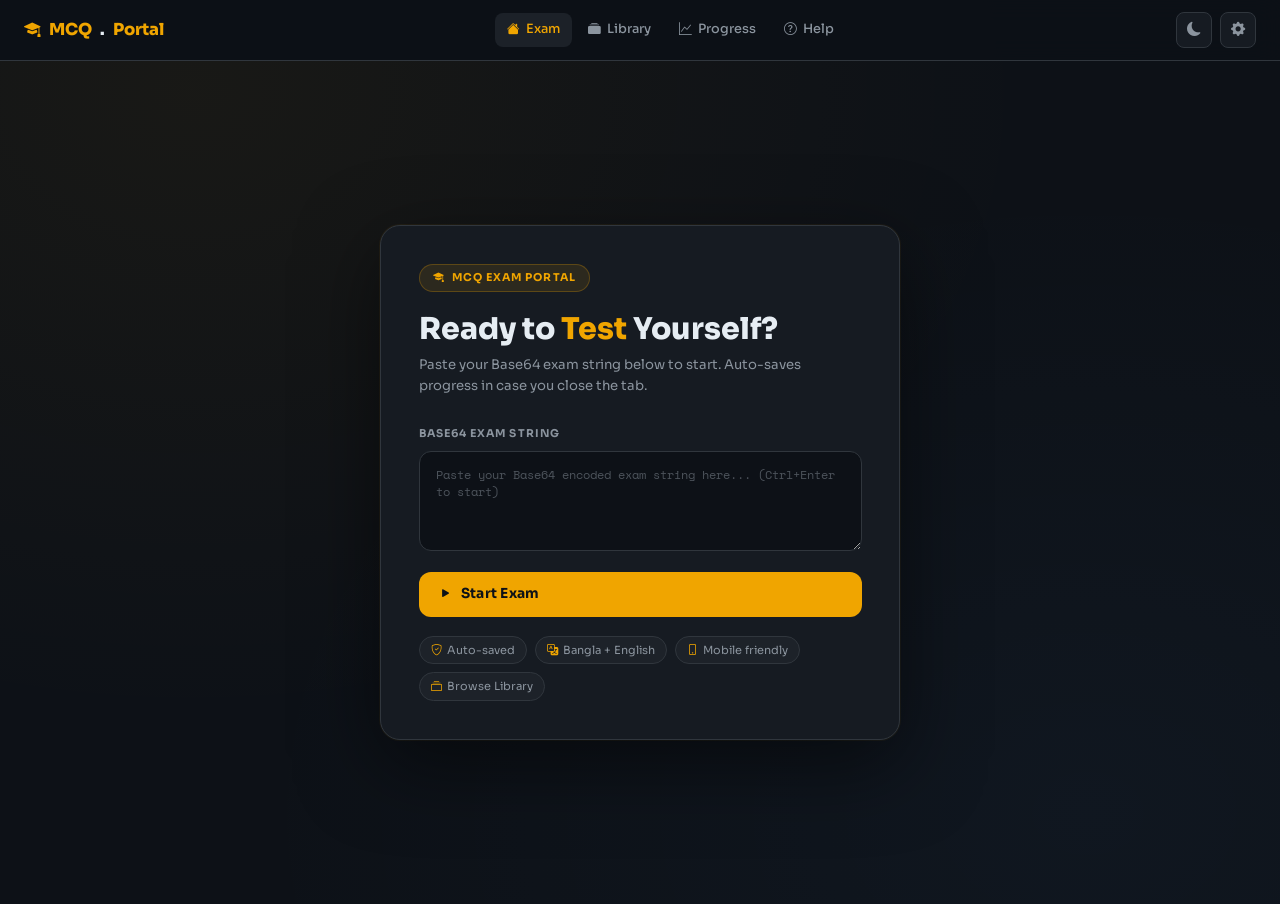
<file: index.html>
<!DOCTYPE html>
<html lang="en" data-theme="dark">
<head>
  <meta charset="UTF-8"/>
  <meta name="viewport" content="width=device-width, initial-scale=1.0"/>
  <title>MCQ Exam Portal</title>
  <link href="https://cdn.jsdelivr.net/npm/bootstrap@5.3.2/dist/css/bootstrap.min.css" rel="stylesheet"/>
  <link href="https://cdn.jsdelivr.net/npm/bootstrap-icons@1.11.3/font/bootstrap-icons.min.css" rel="stylesheet"/>
  <link rel="stylesheet" href="style.css"/>
  <style>
  /* ── LANDING ── */
  #landing-page {
    min-height: calc(100vh - 57px);
    display: flex;
    align-items: center;
    justify-content: center;
    padding: 2rem 1rem;
  }

  .landing-card {
    background: var(--surface);
    border: 1px solid var(--border);
    border-radius: var(--radius-lg);
    padding: 2.5rem;
    max-width: 520px;
    width: 100%;
    box-shadow: var(--shadow-lg), 0 0 0 1px rgba(240,165,0,0.06);
    animation: fadeUp 0.45s ease;
  }

  .logo-badge {
    display: inline-flex;
    align-items: center;
    gap: 7px;
    background: rgba(240,165,0,0.1);
    border: 1px solid rgba(240,165,0,0.25);
    border-radius: 50px;
    padding: 5px 13px;
    margin-bottom: 1.25rem;
    font-size: 0.72rem;
    font-weight: 700;
    color: var(--accent);
    letter-spacing: 0.1em;
    text-transform: uppercase;
  }

  .landing-title {
    font-size: clamp(1.5rem, 5vw, 2rem);
    font-weight: 800;
    line-height: 1.2;
    margin-bottom: 0.5rem;
  }

  .landing-title span { color: var(--accent); }

  .landing-sub {
    color: var(--muted);
    font-size: 0.88rem;
    margin-bottom: 2rem;
    line-height: 1.6;
  }

  .input-label {
    font-size: 0.72rem;
    font-weight: 700;
    letter-spacing: 0.1em;
    text-transform: uppercase;
    color: var(--muted);
    margin-bottom: 8px;
    display: block;
  }

  .b64-input {
    width: 100%;
    background: var(--bg);
    border: 1.5px solid var(--border);
    border-radius: var(--radius);
    color: var(--text);
    font-family: var(--mono);
    font-size: 0.78rem;
    padding: 14px 16px;
    resize: vertical;
    min-height: 100px;
    transition: border-color 0.2s, box-shadow 0.2s;
    outline: none;
  }

  .b64-input:focus {
    border-color: var(--accent);
    box-shadow: 0 0 0 3px rgba(240,165,0,0.1);
  }

  .b64-input::placeholder { color: var(--muted); opacity: 0.5; }

  .error-msg {
    display: none;
    background: rgba(248,81,73,0.08);
    border: 1px solid rgba(248,81,73,0.3);
    border-radius: 8px;
    color: var(--red);
    font-size: 0.83rem;
    padding: 10px 14px;
    margin-top: 10px;
  }

  .info-pills {
    display: flex;
    gap: 8px;
    flex-wrap: wrap;
    margin-top: 1.25rem;
  }

  .info-pill {
    background: rgba(255,255,255,0.03);
    border: 1px solid var(--border);
    border-radius: 50px;
    padding: 5px 11px;
    font-size: 0.75rem;
    color: var(--muted);
    display: flex;
    align-items: center;
    gap: 5px;
  }

  .info-pill i { color: var(--accent); }

  /* ── TIMER BAR ── */
  #timer-bar {
    display: none;
    position: sticky;
    top: 57px;
    z-index: 900;
    background: rgba(13,17,23,0.93);
    backdrop-filter: blur(12px);
    -webkit-backdrop-filter: blur(12px);
    border-bottom: 1px solid var(--border);
    padding: 10px 20px;
  }

  [data-theme="light"] #timer-bar {
    background: rgba(246,248,250,0.93);
  }

  .timer-inner {
    max-width: 900px;
    margin: 0 auto;
    display: flex;
    align-items: center;
    justify-content: space-between;
    gap: 12px;
    flex-wrap: wrap;
  }

  .timer-left { display: flex; align-items: center; gap: 10px; }

  .timer-icon {
    width: 34px; height: 34px;
    background: rgba(240,165,0,0.1);
    border-radius: 8px;
    display: flex; align-items: center; justify-content: center;
    color: var(--accent); font-size: 0.95rem;
  }

  .timer-label { font-size: 0.68rem; font-weight: 700; text-transform: uppercase; letter-spacing: 0.08em; color: var(--muted); }

  .timer-display {
    font-family: var(--mono);
    font-size: 1.2rem;
    font-weight: 700;
    color: var(--text);
    line-height: 1;
  }

  .timer-display.warning { color: var(--accent); animation: pulse 1s ease infinite; }
  .timer-display.danger { color: var(--red); animation: pulse 0.5s ease infinite; }

  .timer-track {
    flex: 1;
    min-width: 80px;
    height: 4px;
    background: var(--border);
    border-radius: 4px;
    overflow: hidden;
  }

  .timer-fill { height: 100%; background: var(--accent); border-radius: 4px; transition: width 1s linear; }
  .timer-fill.warning { background: var(--accent); }
  .timer-fill.danger { background: var(--red); }

  .timer-right { display: flex; align-items: center; gap: 8px; }

  #pause-btn-wrap { display: none; align-items: center; }

  #pause-btn {
    background: var(--surface);
    border: 1px solid var(--border);
    border-radius: 7px;
    color: var(--text);
    padding: 6px 12px;
    font-size: 0.8rem;
    cursor: pointer;
    display: flex; align-items: center; gap: 5px;
    font-family: var(--font);
    transition: all 0.2s;
  }

  #pause-btn:hover { border-color: var(--accent); }

  .q-progress-txt { font-size: 0.78rem; color: var(--muted); white-space: nowrap; }

  /* ── EXAM PAGE ── */
  #exam-page { display: none; }

  .exam-container {
    max-width: 900px;
    margin: 0 auto;
    padding: 24px 16px;
    display: grid;
    grid-template-columns: 1fr 220px;
    gap: 24px;
    align-items: start;
  }

  @media (max-width: 768px) {
    .exam-container { grid-template-columns: 1fr; }
    .exam-sidebar { order: -1; }
  }

  /* Question cards */
  .question-card {
    background: var(--surface);
    border: 1px solid var(--border);
    border-radius: var(--radius-lg);
    padding: 1.5rem;
    margin-bottom: 16px;
    animation: fadeUp 0.4s ease both;
    transition: border-color 0.2s;
  }

  .question-card:hover { border-color: rgba(240,165,0,0.25); }

  .q-header {
    display: flex;
    align-items: center;
    gap: 10px;
    margin-bottom: 10px;
  }

  .q-num {
    font-size: 0.72rem;
    font-weight: 700;
    letter-spacing: 0.1em;
    text-transform: uppercase;
    color: var(--accent);
    background: rgba(240,165,0,0.1);
    border-radius: 6px;
    padding: 3px 9px;
  }

  .q-status-dot {
    width: 8px; height: 8px;
    border-radius: 50%;
    margin-left: auto;
  }

  .q-status-dot.unanswered { background: var(--border); }
  .q-status-dot.answered { background: var(--green); box-shadow: 0 0 6px var(--green); }

  .q-text {
    font-size: 1rem;
    font-weight: 500;
    line-height: 1.6;
    margin-bottom: 1rem;
    color: var(--text);
  }

  .options-grid {
    display: grid;
    grid-template-columns: 1fr 1fr;
    gap: 10px;
  }

  @media (max-width: 560px) {
    .options-grid { grid-template-columns: 1fr; }
  }

  .option-btn {
    width: 100%;
    text-align: left;
    background: var(--bg);
    border: 1.5px solid var(--border);
    border-radius: var(--radius);
    padding: 10px 14px;
    color: var(--text);
    cursor: pointer;
    transition: all 0.18s;
    display: flex;
    align-items: center;
    gap: 10px;
    font-family: var(--font);
    font-size: 0.88rem;
    line-height: 1.4;
  }

  .option-btn:hover { border-color: var(--accent); background: rgba(240,165,0,0.05); }
  .option-btn.selected { border-color: var(--accent); background: rgba(240,165,0,0.1); color: var(--text); }
  .option-btn.selected .opt-letter { background: var(--accent); color: #0d1117; }

  .opt-letter {
    width: 26px; height: 26px;
    min-width: 26px;
    border-radius: 50%;
    background: var(--border);
    color: var(--muted);
    display: flex; align-items: center; justify-content: center;
    font-size: 0.75rem;
    font-weight: 700;
    transition: all 0.18s;
    font-family: var(--mono);
  }

  /* Sidebar */
  .exam-sidebar { position: sticky; top: 120px; }

  .sidebar-card {
    background: var(--surface);
    border: 1px solid var(--border);
    border-radius: var(--radius-lg);
    padding: 1.25rem;
    margin-bottom: 16px;
  }

  .sidebar-title {
    font-size: 0.72rem;
    font-weight: 700;
    letter-spacing: 0.1em;
    text-transform: uppercase;
    color: var(--muted);
    margin-bottom: 12px;
  }

  /* Mini map */
  #mini-map {
    display: grid;
    grid-template-columns: repeat(auto-fill, 22px);
    gap: 5px;
  }

  .mm-dot {
    width: 22px; height: 22px;
    border-radius: 5px;
    background: var(--border);
    cursor: pointer;
    transition: all 0.15s;
    font-size: 0;
  }

  .mm-dot:hover { background: var(--muted); }
  .mm-dot.answered { background: var(--green); opacity: 0.8; }
  .mm-dot.current { outline: 2px solid var(--accent); outline-offset: 1px; }
  .mm-dot.answered.current { opacity: 1; }

  /* Submit section */
  .submit-section {
    max-width: 900px;
    margin: 0 auto;
    padding: 0 16px 32px;
  }

  #unanswered-warn {
    display: none;
    background: rgba(248,81,73,0.08);
    border: 1px solid rgba(248,81,73,0.3);
    border-radius: var(--radius);
    color: var(--red);
    font-size: 0.85rem;
    padding: 12px 16px;
    margin-bottom: 12px;
    display: flex;
    flex-wrap: wrap;
    align-items: center;
    gap: 8px;
  }

  .btn-warn-yes {
    background: var(--red);
    color: white;
    border: none;
    border-radius: 6px;
    padding: 5px 12px;
    font-weight: 600;
    font-size: 0.82rem;
    cursor: pointer;
  }

  /* Page nav */
  #page-nav { padding: 0 16px 16px; max-width: 900px; margin: 0 auto; }
  .page-nav-inner { display: flex; gap: 6px; flex-wrap: wrap; justify-content: center; }

  .pnav-btn {
    min-width: 38px; height: 38px;
    background: var(--surface);
    border: 1px solid var(--border);
    border-radius: 8px;
    color: var(--text);
    font-size: 0.85rem;
    cursor: pointer;
    transition: all 0.18s;
    display: flex; align-items: center; justify-content: center;
    font-family: var(--font);
    font-weight: 500;
  }

  .pnav-btn:hover { border-color: var(--accent); color: var(--accent); }
  .pnav-btn.active { background: var(--accent); border-color: var(--accent); color: #0d1117; font-weight: 700; }
  .pnav-btn.complete { border-color: rgba(63,185,80,0.4); }
  .pnav-btn:disabled { opacity: 0.35; cursor: not-allowed; }

  /* ── RESULTS PAGE ── */
  #results-page { display: none; }

  .results-container {
    max-width: 900px;
    margin: 0 auto;
    padding: 32px 16px;
  }

  .result-hero {
    background: var(--surface);
    border: 1px solid var(--border);
    border-radius: var(--radius-lg);
    padding: 2.5rem 2rem;
    margin-bottom: 24px;
    text-align: center;
    animation: fadeUp 0.4s ease;
    position: relative;
    overflow: hidden;
  }

  .result-hero::before {
    content: '';
    position: absolute;
    inset: 0;
    background: radial-gradient(ellipse at 50% 0%, rgba(240,165,0,0.06) 0%, transparent 60%);
    pointer-events: none;
  }

  .score-ring { position: relative; display: inline-block; margin-bottom: 1rem; }

  .score-ring svg { transform: rotate(-90deg); }

  .ring-bg { fill: none; stroke: var(--border); stroke-width: 8; }

  .ring-fill {
    fill: none;
    stroke: var(--accent);
    stroke-width: 8;
    stroke-linecap: round;
    stroke-dasharray: 345.4;
    stroke-dashoffset: 345.4;
    transition: stroke-dashoffset 1s cubic-bezier(0.4,0,0.2,1), stroke 0.5s;
  }

  .score-center {
    position: absolute;
    top: 50%; left: 50%;
    transform: translate(-50%, -50%);
    text-align: center;
  }

  .score-number {
    font-family: var(--mono);
    font-size: 2rem;
    font-weight: 700;
    line-height: 1;
    color: var(--text);
  }

  .score-denom { font-size: 0.75rem; color: var(--muted); }
  .score-pct { font-size: 0.85rem; font-weight: 600; color: var(--accent); }

  #result-badge { display: flex; align-items: center; gap: 8px; justify-content: center; margin-bottom: 6px; }
  #result-name { font-size: 0.85rem; color: var(--muted); margin-bottom: 4px; }
  #result-sub { font-size: 0.88rem; color: var(--muted); }

  .stats-row {
    display: flex;
    gap: 12px;
    flex-wrap: wrap;
    justify-content: center;
    margin-top: 1.5rem;
  }

  .stat-chip {
    background: var(--bg);
    border: 1px solid var(--border);
    border-radius: var(--radius);
    padding: 10px 16px;
    text-align: center;
    min-width: 80px;
  }

  .stat-chip .val { font-size: 1.2rem; font-weight: 700; font-family: var(--mono); line-height: 1; }
  .stat-chip .lbl { font-size: 0.7rem; color: var(--muted); margin-top: 3px; text-transform: uppercase; letter-spacing: 0.06em; }

  /* Analytics section */
  .analytics-grid {
    display: grid;
    grid-template-columns: 1fr 1fr;
    gap: 16px;
    margin-bottom: 24px;
  }

  @media (max-width: 640px) { .analytics-grid { grid-template-columns: 1fr; } }

  .analytic-card {
    background: var(--surface);
    border: 1px solid var(--border);
    border-radius: var(--radius-lg);
    padding: 1.5rem;
    animation: fadeUp 0.4s ease;
  }

  .analytic-title {
    font-size: 0.72rem;
    font-weight: 700;
    letter-spacing: 0.1em;
    text-transform: uppercase;
    color: var(--muted);
    margin-bottom: 1rem;
  }

  #result-chart {
    width: 100%;
    max-width: 180px;
    aspect-ratio: 1;
    margin: 0 auto;
    display: block;
  }

  .chart-legend {
    display: flex;
    flex-direction: column;
    gap: 8px;
    margin-top: 12px;
  }

  .legend-item {
    display: flex;
    align-items: center;
    gap: 8px;
    font-size: 0.82rem;
  }

  .legend-dot { width: 10px; height: 10px; border-radius: 50%; flex-shrink: 0; }

  /* Result controls */
  .result-controls {
    display: flex;
    gap: 8px;
    flex-wrap: wrap;
    justify-content: center;
    margin-top: 1.5rem;
  }

  /* Review section */
  .review-section {
    background: var(--surface);
    border: 1px solid var(--border);
    border-radius: var(--radius-lg);
    padding: 1.5rem;
    margin-bottom: 24px;
    animation: fadeUp 0.4s ease;
  }

  .review-header {
    display: flex;
    align-items: center;
    justify-content: space-between;
    margin-bottom: 1rem;
    flex-wrap: wrap;
    gap: 8px;
  }

  .sol-toggle { display: flex; gap: 6px; }
  .sol-btn {
    background: var(--bg);
    border: 1px solid var(--border);
    border-radius: 7px;
    color: var(--muted);
    padding: 5px 12px;
    font-size: 0.78rem;
    cursor: pointer;
    font-family: var(--font);
    transition: all 0.18s;
  }

  .sol-btn.active { background: var(--accent); border-color: var(--accent); color: #0d1117; font-weight: 600; }

  /* Review cards */
  .r-card {
    background: var(--bg);
    border: 1.5px solid var(--border);
    border-radius: var(--radius);
    padding: 1.25rem;
    margin-bottom: 12px;
    animation: fadeUp 0.4s ease both;
  }

  .r-card.r-correct { border-left: 3px solid var(--green); }
  .r-card.r-wrong { border-left: 3px solid var(--red); }
  .r-card.r-skipped { border-left: 3px solid var(--muted); }

  .r-card-header { display: flex; align-items: center; gap: 8px; margin-bottom: 8px; }

  .r-status-badge {
    display: inline-flex; align-items: center; gap: 5px;
    font-size: 0.72rem; font-weight: 600;
    padding: 3px 9px; border-radius: 50px;
  }

  .r-status-badge.correct { background: rgba(63,185,80,0.1); color: var(--green); }
  .r-status-badge.wrong { background: rgba(248,81,73,0.1); color: var(--red); }
  .r-status-badge.skipped { background: rgba(139,148,158,0.1); color: var(--muted); }

  .q-num-sm { font-size: 0.72rem; color: var(--muted); margin-left: auto; }

  .r-question { font-size: 0.93rem; font-weight: 500; margin-bottom: 10px; line-height: 1.5; }

  .r-opts-grid {
    display: grid;
    grid-template-columns: 1fr 1fr;
    gap: 6px;
  }

  @media (max-width: 560px) { .r-opts-grid { grid-template-columns: 1fr; } }

  .r-opt {
    padding: 7px 12px;
    border-radius: 8px;
    font-size: 0.82rem;
    display: flex;
    align-items: center;
    gap: 8px;
    background: var(--surface);
    border: 1px solid var(--border);
    line-height: 1.4;
  }

  .r-opt.correct-opt { border-color: var(--green); background: rgba(63,185,80,0.08); color: var(--green); }
  .r-opt.wrong-opt { border-color: var(--red); background: rgba(248,81,73,0.08); color: var(--red); }

  .solution-box {
    margin-top: 10px;
    padding: 10px 14px;
    background: rgba(240,165,0,0.05);
    border: 1px solid rgba(240,165,0,0.2);
    border-radius: 8px;
    font-size: 0.83rem;
    color: var(--text);
    line-height: 1.55;
    display: none;
  }

  .solution-box i { color: var(--accent); margin-right: 4px; }

  /* ── SETTINGS MODAL BODY ── */
  .setting-group-title {
    font-size: 0.68rem;
    font-weight: 700;
    letter-spacing: 0.12em;
    text-transform: uppercase;
    color: var(--accent);
    margin: 16px 0 8px;
  }
  </style>
</head>
<body data-theme="dark">

<!-- ── NAVBAR ── -->
<nav class="navbar-custom">
  <a class="nav-logo" href="index.html">
    <i class="bi bi-mortarboard-fill"></i> MCQ<span class="logo-dot">.</span>Portal
  </a>
  <div class="nav-links">
    <a class="nav-link active" href="index.html"><i class="bi bi-house-fill"></i> Exam</a>
    <a class="nav-link" href="library.html"><i class="bi bi-collection-fill"></i> Library</a>
    <a class="nav-link" href="progress.html"><i class="bi bi-graph-up"></i> Progress</a>
    <a class="nav-link" href="help.html"><i class="bi bi-question-circle"></i> Help</a>
  </div>
  <div class="nav-actions">
    <button class="icon-btn" onclick="toggleTheme()" title="Toggle theme"><i id="theme-icon" class="bi bi-moon-fill"></i></button>
    <button class="icon-btn" onclick="openSettings()" title="Settings"><i class="bi bi-gear-fill"></i></button>
    <button class="icon-btn d-md-none" id="mobile-menu-btn" onclick="toggleMobileMenu()" title="Menu"><i class="bi bi-list"></i></button>
  </div>
</nav>

<!-- Mobile nav -->
<div id="mobile-menu" style="display:none; background:var(--surface); border-bottom:1px solid var(--border); padding:8px 16px;">
  <a class="nav-link" href="index.html" style="display:flex"><i class="bi bi-house-fill me-2"></i> Exam</a>
  <a class="nav-link" href="library.html" style="display:flex"><i class="bi bi-collection-fill me-2"></i> Library</a>
  <a class="nav-link" href="progress.html" style="display:flex"><i class="bi bi-graph-up me-2"></i> Progress</a>
  <a class="nav-link" href="help.html" style="display:flex"><i class="bi bi-question-circle me-2"></i> Help</a>
</div>

<!-- ── TIMER BAR ── -->
<div id="timer-bar">
  <div class="timer-inner">
    <div class="timer-left">
      <div class="timer-icon"><i class="bi bi-stopwatch-fill"></i></div>
      <div>
        <div class="timer-label">Time Left</div>
        <div class="timer-display" id="timer-display">00:00</div>
      </div>
    </div>
    <div class="timer-track"><div class="timer-fill" id="timer-fill" style="width:100%"></div></div>
    <div class="timer-right">
      <span class="q-progress-txt" id="q-progress">0 / 0 answered</span>
      <div id="pause-btn-wrap">
        <button id="pause-btn" onclick="togglePause()"><i class="bi bi-pause-fill"></i> Pause</button>
      </div>
      <button class="icon-btn" onclick="trySubmitExam()" title="Submit exam" style="background:var(--accent);color:#0d1117;border-color:var(--accent);">
        <i class="bi bi-check2-all"></i>
      </button>
    </div>
  </div>
</div>

<!-- ── LANDING PAGE ── -->
<div id="landing-page">
  <div class="landing-card">
    <div class="logo-badge"><i class="bi bi-mortarboard-fill"></i> MCQ Exam Portal</div>
    <h1 class="landing-title">Ready to <span>Test</span> Yourself?</h1>
    <p class="landing-sub">Paste your Base64 exam string below to start. Auto-saves progress in case you close the tab.</p>

    <label class="input-label" for="b64input">Base64 Exam String</label>
    <textarea class="b64-input" id="b64input" placeholder="Paste your Base64 encoded exam string here... (Ctrl+Enter to start)"></textarea>
    <div class="error-msg" id="error-box"><i class="bi bi-exclamation-circle-fill me-2"></i><span id="error-text"></span></div>

    <button class="btn-primary-custom w-100 mt-3" id="start-btn" onclick="startFromInput()">
      <i class="bi bi-play-fill"></i> Start Exam
    </button>

    <div class="info-pills">
      <div class="info-pill"><i class="bi bi-shield-check"></i> Auto-saved</div>
      <div class="info-pill"><i class="bi bi-translate"></i> Bangla + English</div>
      <div class="info-pill"><i class="bi bi-phone"></i> Mobile friendly</div>
      <div class="info-pill"><i class="bi bi-collection"></i> <a href="library.html" style="color:inherit;text-decoration:none">Browse Library</a></div>
    </div>
  </div>
</div>

<!-- ── EXAM PAGE ── -->
<div id="exam-page">
  <div class="exam-container">
    <div class="exam-main">
      <div id="questions-container"></div>
      <div id="page-nav"></div>
      <div class="submit-section">
        <div id="unanswered-warn" style="display:none"></div>
        <button class="btn-primary-custom w-100" onclick="trySubmitExam()">
          <i class="bi bi-check2-all"></i> Submit Exam
        </button>
      </div>
    </div>
    <div class="exam-sidebar">
      <div class="sidebar-card">
        <div class="sidebar-title"><i class="bi bi-map me-1"></i> Question Map</div>
        <div id="mini-map"></div>
      </div>
      <div class="sidebar-card">
        <div class="sidebar-title"><i class="bi bi-info-circle me-1"></i> Shortcuts</div>
        <div style="font-size:0.78rem;color:var(--muted);line-height:1.8">
          <div><kbd style="background:var(--bg);border:1px solid var(--border);border-radius:4px;padding:1px 5px;font-family:var(--mono)">1–4</kbd> Select option</div>
          <div><kbd style="background:var(--bg);border:1px solid var(--border);border-radius:4px;padding:1px 5px;font-family:var(--mono)">Enter</kbd> Submit</div>
          <div><kbd style="background:var(--bg);border:1px solid var(--border);border-radius:4px;padding:1px 5px;font-family:var(--mono)">P</kbd> Pause/Resume</div>  <div><kbd style="background:var(--bg);border:1px solid var(--border);border-radius:4px;padding:1px 5px;font-family:var(--mono)">→</kbd> Next Page</div>
          <div><kbd style="background:var(--bg);border:1px solid var(--border);border-radius:4px;padding:1px 5px;font-family:var(--mono)">←</kbd> Previous Page</div>
        </div>
      </div>
    </div>
  </div>
</div>

<!-- ── RESULTS PAGE ── -->
<div id="results-page">
  <div class="results-container">
    <div class="result-hero">
      <div class="score-ring">
        <svg width="130" height="130" viewBox="0 0 130 130">
          <circle class="ring-bg" cx="65" cy="65" r="55"/>
          <circle class="ring-fill" id="ring-fill" cx="65" cy="65" r="55"/>
        </svg>
        <div class="score-center">
          <div class="score-number"><span id="score-number">0</span></div>
          <div class="score-denom" id="score-denom">/ 0</div>
          <div class="score-pct" id="score-pct">0%</div>
        </div>
      </div>

      <div id="result-badge"></div>
      <div id="result-name"></div>
      <div id="result-sub"></div>

      <div class="stats-row" id="stats-row"></div>

      <div class="result-controls">
        <button class="btn-ghost" onclick="shareResult('whatsapp')"><i class="bi bi-whatsapp" style="color:#25D366"></i> WhatsApp</button>
        <button class="btn-ghost" onclick="shareResult('telegram')"><i class="bi bi-telegram" style="color:#229ED9"></i> Telegram</button>
        <button class="btn-ghost" onclick="shareResult('copy')"><i class="bi bi-clipboard"></i> Copy</button>
        <button class="btn-ghost" onclick="exportResultPDF()"><i class="bi bi-file-earmark-pdf"></i> PDF</button>
        <button class="btn-ghost" onclick="restartExam()"><i class="bi bi-arrow-counterclockwise"></i> New Exam</button>
      </div>
    </div>

    <!-- Analytics -->
    <div class="analytics-grid">
      <div class="analytic-card">
        <div class="analytic-title"><i class="bi bi-pie-chart-fill me-1"></i> Score Breakdown</div>
        <canvas id="result-chart"></canvas>
        <div class="chart-legend">
          <div class="legend-item"><div class="legend-dot" style="background:var(--green)"></div><span>Correct</span></div>
          <div class="legend-item"><div class="legend-dot" style="background:var(--red)"></div><span>Wrong</span></div>
          <div class="legend-item"><div class="legend-dot" style="background:var(--muted)"></div><span>Skipped</span></div>
        </div>
      </div>
      <div class="analytic-card">
        <div class="analytic-title"><i class="bi bi-bar-chart-fill me-1"></i> Performance</div>
        <div id="performance-bars"></div>
      </div>
    </div>

    <!-- Review -->
    <div class="review-section">
      <div class="review-header">
        <div style="font-size:0.9rem;font-weight:600"><i class="bi bi-card-list me-1"></i> Detailed Review</div>
        <div class="sol-toggle">
          <button class="sol-btn" onclick="setSolutionVisibility('hide')">Hide</button>
          <button class="sol-btn active" onclick="setSolutionVisibility('wrong')">Wrong</button>
          <button class="sol-btn" onclick="setSolutionVisibility('all')">All</button>
        </div>
      </div>
      <div id="results-body"></div>
    </div>
  </div>
</div>

<!-- ── SETTINGS MODAL ── -->
<div class="modal-overlay" id="settings-modal" onclick="if(event.target===this)closeSettings()">
  <div class="modal-box">
    <div class="modal-header">
      <div style="font-weight:700;font-size:1rem"><i class="bi bi-gear-fill me-2" style="color:var(--accent)"></i>Settings</div>
      <button class="icon-btn" onclick="closeSettings()"><i class="bi bi-x-lg"></i></button>
    </div>
    <div class="modal-body">
      <p class="setting-group-title">Profile</p>
      <div class="setting-row">
        <div>
          <div class="setting-label">Your Name</div>
          <div class="setting-sub">Shown on result screen</div>
        </div>
        <input type="text" id="set-username" class="form-control-custom" style="width:140px;min-height:unset;padding:8px 12px;font-family:var(--font);font-size:0.85rem" placeholder="Enter name" onchange="settingChanged('userName', this.value)"/>
      </div>

      <p class="setting-group-title">Exam</p>
      <div class="setting-row">
        <div>
          <div class="setting-label">Questions Per Page</div>
          <div class="setting-sub">How many questions per screen</div>
        </div>
        <select id="set-qpp" class="form-control-custom" style="width:100px;min-height:unset;padding:8px 12px" onchange="settingChanged('questionsPerPage', this.value)">
          <option value="1">1</option>
          <option value="2">2</option>
          <option value="5">5</option>
          <option value="10">10</option>
          <option value="15">15</option>
          <option value="20">20</option>
          <option value="30">30</option>
          <option value="all">All</option>
        </select>
      </div>
      <div class="setting-row">
        <div>
          <div class="setting-label">Practice Mode</div>
          <div class="setting-sub">Won't save to history</div>
        </div>
        <label class="toggle-wrap"><input type="checkbox" id="set-practice" onchange="settingChanged('practiceMode', this.checked)"><span class="toggle-slider"></span></label>
      </div>
      <div class="setting-row">
        <div>
          <div class="setting-label">Show Pause Button</div>
          <div class="setting-sub">Hidden by default</div>
        </div>
        <label class="toggle-wrap"><input type="checkbox" id="set-pausebtn" onchange="settingChanged('pauseBtn', this.checked)"><span class="toggle-slider"></span></label>
      </div>

      <p class="setting-group-title">Appearance</p>
      <div class="setting-row">
        <div>
          <div class="setting-label">Font Size</div>
        </div>
        <select id="set-fontsize" class="form-control-custom" style="width:110px;min-height:unset;padding:8px 12px" onchange="settingChanged('fontSize', this.value)">
          <option value="small">Small</option>
          <option value="medium">Medium</option>
          <option value="large">Large</option>
          <option value="xlarge">X-Large</option>
        </select>
      </div>

      <p class="setting-group-title">Interactions</p>
      <div class="setting-row">
        <div>
          <div class="setting-label">Sound Effects</div>
          <div class="setting-sub">Click sounds, warnings, results</div>
        </div>
        <label class="toggle-wrap"><input type="checkbox" id="set-sound" onchange="settingChanged('soundEnabled', this.checked)"><span class="toggle-slider"></span></label>
      </div>
      <div class="setting-row">
        <div>
          <div class="setting-label">Keyboard Shortcuts</div>
          <div class="setting-sub">Enter, 1-4, P, Arrow Keys</div>
        </div>
        <label class="toggle-wrap"><input type="checkbox" id="set-keyboard" onchange="settingChanged('keyboardEnabled', this.checked)"><span class="toggle-slider"></span></label>
      </div>

      <p class="setting-group-title">Data</p>
      <button class="btn-ghost w-100" onclick="clearAllData()" style="color:var(--red);border-color:rgba(248,81,73,0.3);margin-top:4px">
        <i class="bi bi-trash3-fill"></i> Clear All Data
      </button>
    </div>
  </div>
</div>

<!-- Toast container -->
<div id="toast-container"></div>

<script src="script.js"></script>
<script>
function startFromInput() {
  const b64 = document.getElementById('b64input').value.trim();
  if (!b64) { showErr('Please paste a Base64 exam string.'); return; }
  hideErr();
  const btn = document.getElementById('start-btn');
  btn.disabled = true;
  btn.innerHTML = '<span class="spinner-border spinner-border-sm me-2"></span>Loading...';

  setTimeout(() => {
    const ok = startExamFromB64(b64, {});
    if (!ok) {
      btn.disabled = false;
      btn.innerHTML = '<i class="bi bi-play-fill"></i> Start Exam';
    } else {
      updateMiniMap();
    }
  }, 100);
}

function showErr(msg) {
  const box = document.getElementById('error-box');
  document.getElementById('error-text').textContent = msg;
  box.style.display = 'flex';
}

function hideErr() {
  document.getElementById('error-box').style.display = 'none';
}

document.getElementById('b64input').addEventListener('keydown', e => {
  if (e.key === 'Enter' && e.ctrlKey) startFromInput();
});

// Handle redirect from library
const params = new URLSearchParams(window.location.search);
if (params.get('startFromLib') === '1') {
  try {
    const pending = JSON.parse(localStorage.getItem('mcq_pending_exam') || 'null');
    if (pending && pending.b64) {
      localStorage.removeItem('mcq_pending_exam');
      setTimeout(() => {
        const ok = startExamFromB64(pending.b64, pending.meta || {});
        if (ok) updateMiniMap();
      }, 200);
    }
  } catch(e) {}
}

function toggleMobileMenu() {
  const m = document.getElementById('mobile-menu');
  m.style.display = m.style.display === 'none' ? 'block' : 'none';
}

// Performance bars in results
const origShowResults = showResults;
window._origShowResults = origShowResults;
const _patchResults = () => {
  const perf = document.getElementById('performance-bars');
  if (!perf || !window._lastResults) return;
  const { score, total } = window._lastResults;
  const pct = Math.round((score / total) * 100);
  const bars = [
    { label: 'Score', val: pct, color: pct>=70?'var(--green)':pct>=50?'var(--accent)':'var(--red)' },
    { label: 'Accuracy', val: window._lastResults.results ? Math.round(window._lastResults.results.filter(r=>r.is_correct).length / window._lastResults.results.filter(r=>r.user).length * 100) || 0 : 0, color: 'var(--blue)' },
    { label: 'Attempted', val: Math.round(window._lastResults.results?.filter(r=>r.user).length / total * 100), color: 'var(--purple)' },
  ];
  perf.innerHTML = bars.map(b => `
    <div style="margin-bottom:14px">
      <div style="display:flex;justify-content:space-between;font-size:0.78rem;margin-bottom:5px">
        <span style="color:var(--muted)">${b.label}</span>
        <span style="font-weight:600;color:${b.color}">${b.val}%</span>
      </div>
      <div style="height:6px;background:var(--border);border-radius:4px;overflow:hidden">
        <div style="height:100%;width:0%;background:${b.color};border-radius:4px;transition:width 0.8s cubic-bezier(0.4,0,0.2,1)" class="perf-bar"></div>
      </div>
    </div>`).join('');
  setTimeout(() => {
    document.querySelectorAll('.perf-bar').forEach((el, i) => {
      el.style.width = bars[i].val + '%';
    });
  }, 300);
};

document.addEventListener('resultsShown', _patchResults);

// Patch showResults to dispatch event
const _origShowResultsFn = showResults;
window.showResults = function(data) {
  _origShowResultsFn(data);
  setTimeout(() => document.dispatchEvent(new Event('resultsShown')), 100);
};
</script>
</body>
</html>
</file>
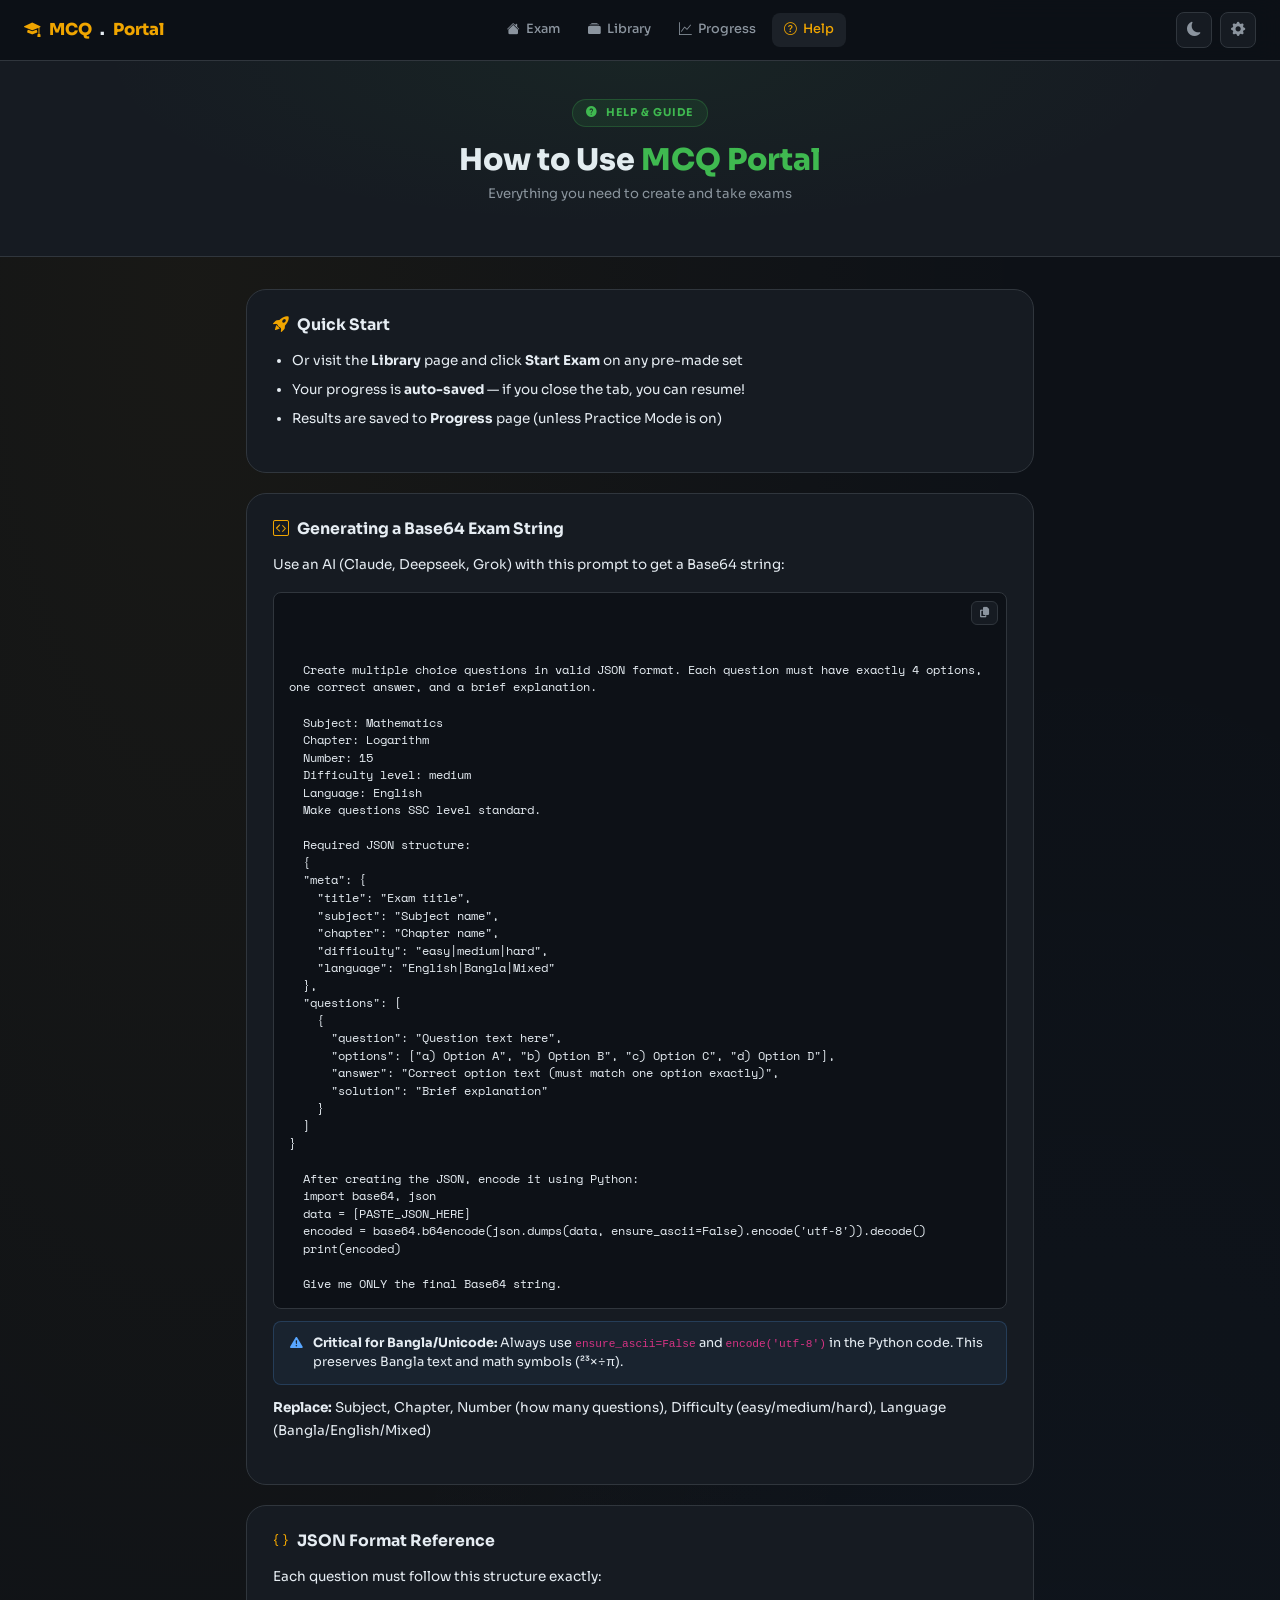
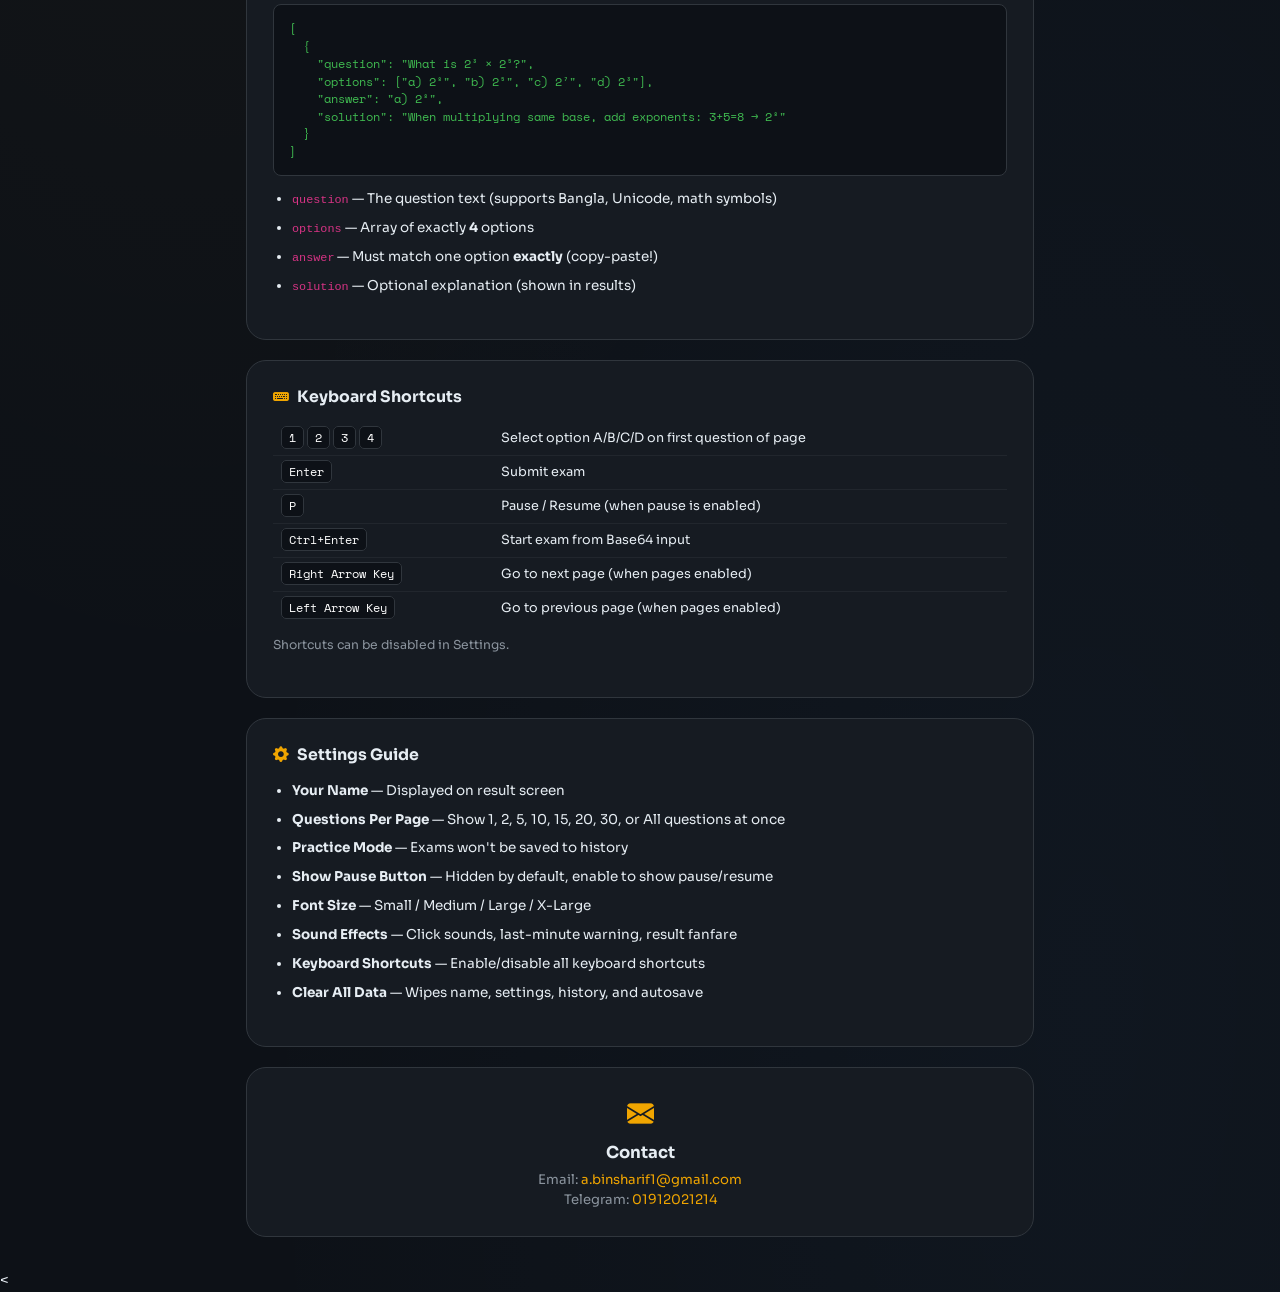
<file: help.html>
<!DOCTYPE html>
<html lang="en" data-theme="dark">
<head>
  <meta charset="UTF-8"/>
  <meta name="viewport" content="width=device-width, initial-scale=1.0"/>
  <title>Help — MCQ Portal</title>
  <link href="https://cdn.jsdelivr.net/npm/bootstrap@5.3.2/dist/css/bootstrap.min.css" rel="stylesheet"/>
  <link href="https://cdn.jsdelivr.net/npm/bootstrap-icons@1.11.3/font/bootstrap-icons.min.css" rel="stylesheet"/>
  <link rel="stylesheet" href="https://cdnjs.cloudflare.com/ajax/libs/font-awesome/6.5.1/css/all.min.css" integrity="sha512-DTOQO9RWCH3ppGqcWaEA1BIZOC6xxalwEsw9c2QQeAIftl+Vegovlnee1c9QX4TctnWMn13TZye+giMm8e2LwA==" crossorigin="anonymous" referrerpolicy="no-referrer" />

  <link rel="stylesheet" href="style.css"/>
  <style>
  .page-body { max-width: 820px; margin: 0 auto; padding: 32px 16px; }

  .page-hero {
    background: var(--surface);
    border-bottom: 1px solid var(--border);
    padding: 2.5rem 1rem;
    text-align: center;
    position: relative; overflow: hidden;
  }
  .page-hero::before { content:'';position:absolute;inset:0;background:radial-gradient(ellipse at 50% 0%,rgba(63,185,80,0.06) 0%,transparent 60%);pointer-events:none; }
  .page-hero h1 { font-size:clamp(1.5rem,4vw,2rem);font-weight:800;margin-bottom:6px; }
  .page-hero p { color:var(--muted);font-size:0.88rem; }

  .help-section {
    background: var(--surface);
    border: 1px solid var(--border);
    border-radius: var(--radius-lg);
    padding: 1.75rem;
    margin-bottom: 20px;
    animation: fadeUp 0.4s ease;
  }

  .help-section h2 {
    font-size: 1.05rem;
    font-weight: 700;
    margin-bottom: 1rem;
    display: flex;
    align-items: center;
    gap: 8px;
    color: var(--text);
  }

  .help-section h2 i { color: var(--accent); }

  .help-section p, .help-section li { font-size: 0.9rem; line-height: 1.7; color: var(--text); }
  .help-section ul { padding-left: 1.25rem; }
  .help-section li { margin-bottom: 6px; }

  .code-block {
    background: var(--bg);
    border: 1px solid var(--border);
    border-radius: 8px;
    padding: 1rem;
    font-family: var(--mono);
    font-size: 0.78rem;
    color: var(--text);
    white-space: pre-wrap;
    word-break: break-all;
    margin: 12px 0;
    position: relative;
  }

  .copy-code-btn {
    position: absolute;
    top: 8px; right: 8px;
    background: var(--surface);
    border: 1px solid var(--border);
    border-radius: 6px;
    color: var(--muted);
    padding: 3px 8px;
    font-size: 0.72rem;
    cursor: pointer;
    transition: all 0.2s;
    font-family: var(--font);
  }

  .copy-code-btn:hover { border-color: var(--accent); color: var(--accent); }

  .shortcut-table { width: 100%; margin-top: 8px; }
  .shortcut-table td { padding: 7px 8px; font-size: 0.85rem; border-bottom: 1px solid var(--border2); }
  .shortcut-table tr:last-child td { border-bottom: none; }
  .shortcut-table kbd {
    background: var(--bg);
    border: 1px solid var(--border);
    border-radius: 5px;
    padding: 2px 7px;
    font-family: var(--mono);
    font-size: 0.8rem;
  }

  .json-example {
    color: var(--green);
  }

  .tip-box {
    background: rgba(88,166,255,0.06);
    border: 1px solid rgba(88,166,255,0.2);
    border-radius: 8px;
    padding: 12px 16px;
    margin: 12px 0;
    font-size: 0.85rem;
    display: flex;
    gap: 10px;
    align-items: flex-start;
  }

  .tip-box i { color: var(--blue); margin-top: 1px; flex-shrink: 0; }

  .contact-card {
    background: var(--surface);
    border: 1px solid var(--border);
    border-radius: var(--radius-lg);
    padding: 1.75rem;
    text-align: center;
    animation: fadeUp 0.4s ease;
  }

  .contact-card h2 { font-size: 1.1rem; font-weight: 700; margin-bottom: 0.5rem; }
  .contact-card p { color: var(--muted); font-size: 0.88rem; margin-bottom: 0; }
  .contact-link { color: var(--accent); text-decoration: none; }
  .contact-link:hover { text-decoration: underline; }
  </style>
</head>
<body data-theme="dark">

<nav class="navbar-custom">
  <a class="nav-logo" href="index.html"><i class="bi bi-mortarboard-fill"></i> MCQ<span class="logo-dot">.</span>Portal</a>
  <div class="nav-links">
    <a class="nav-link" href="index.html"><i class="bi bi-house-fill"></i> Exam</a>
    <a class="nav-link" href="library.html"><i class="bi bi-collection-fill"></i> Library</a>
    <a class="nav-link" href="progress.html"><i class="bi bi-graph-up"></i> Progress</a>
    <a class="nav-link active" href="help.html"><i class="bi bi-question-circle"></i> Help</a>
  </div>
  <div class="nav-actions">
    <button class="icon-btn" onclick="toggleTheme()"><i id="theme-icon" class="bi bi-moon-fill"></i></button>
    <button class="icon-btn" onclick="openSettings()"><i class="bi bi-gear-fill"></i></button>
    <button class="icon-btn d-md-none" onclick="toggleMobileMenu()"><i class="bi bi-list"></i></button>
  </div>
</nav>
<div id="mobile-menu" style="display:none; background:var(--surface); border-bottom:1px solid var(--border); padding:8px 16px;">
  <a class="nav-link" href="index.html" style="display:flex"><i class="bi bi-house-fill me-2"></i> Exam</a>
  <a class="nav-link" href="library.html" style="display:flex"><i class="bi bi-collection-fill me-2"></i> Library</a>
  <a class="nav-link" href="progress.html" style="display:flex"><i class="bi bi-graph-up me-2"></i> Progress</a>
  <a class="nav-link active" href="help.html" style="display:flex"><i class="bi bi-question-circle me-2"></i> Help</a>
</div>

<div class="page-hero">
  <div style="display:inline-flex;align-items:center;gap:7px;background:rgba(63,185,80,0.1);border:1px solid rgba(63,185,80,0.25);border-radius:50px;padding:5px 13px;margin-bottom:1rem;font-size:0.72rem;font-weight:700;color:var(--green);letter-spacing:0.1em;text-transform:uppercase;">
    <i class="bi bi-question-circle-fill"></i> Help & Guide
  </div>
  <h1>How to Use <span style="color:var(--green)">MCQ Portal</span></h1>
  <p>Everything you need to create and take exams</p>
</div>

<div class="page-body">

  <!-- Quick start -->
  <div class="help-section">
    <h2><i class="bi bi-rocket-takeoff-fill"></i> Quick Start</h2>
    <ul>
      <li>Or visit the <strong>Library</strong> page and click <strong>Start Exam</strong> on any pre-made set</li>
      <li>Your progress is <strong>auto-saved</strong> — if you close the tab, you can resume!</li>
      <li>Results are saved to <strong>Progress</strong> page (unless Practice Mode is on)</li>
    </ul>
  </div>

  <!-- Generate Base64 -->
  <div class="help-section">
    <h2><i class="bi bi-code-square"></i> Generating a Base64 Exam String</h2>
    <p>Use an AI (Claude, Deepseek, Grok) with this prompt to get a Base64 string:</p>

    <div class="code-block" id="prompt-block">
  <button class="copy-code-btn" onclick="copyToClipboard(document.getElementById('prompt-block').innerText,'Prompt copied!')"><i class="fa-solid fa-copy"></i></button>

  Create multiple choice questions in valid JSON format. Each question must have exactly 4 options, one correct answer, and a brief explanation.

  Subject: Mathematics
  Chapter: Logarithm
  Number: 15
  Difficulty level: medium
  Language: English
  Make questions SSC level standard.

  Required JSON structure:
  {
  "meta": {
    "title": "Exam title",
    "subject": "Subject name",
    "chapter": "Chapter name",
    "difficulty": "easy|medium|hard",
    "language": "English|Bangla|Mixed"
  },
  "questions": [
    {
      "question": "Question text here",
      "options": ["a) Option A", "b) Option B", "c) Option C", "d) Option D"],
      "answer": "Correct option text (must match one option exactly)",
      "solution": "Brief explanation"
    }
  ]
}

  After creating the JSON, encode it using Python:
  import base64, json
  data = [PASTE_JSON_HERE]
  encoded = base64.b64encode(json.dumps(data, ensure_ascii=False).encode('utf-8')).decode()
  print(encoded)

  Give me ONLY the final Base64 string.
</div>

    <div class="tip-box">
      <i class="bi bi-exclamation-triangle-fill"></i>
      <div><strong>Critical for Bangla/Unicode:</strong> Always use <code>ensure_ascii=False</code> and <code>encode('utf-8')</code> in the Python code. This preserves Bangla text and math symbols (²³×÷π).</div>
    </div>

    <p><strong>Replace:</strong> Subject, Chapter, Number (how many questions), Difficulty (easy/medium/hard), Language (Bangla/English/Mixed)</p>
  </div>

  <!-- JSON format -->
  <div class="help-section">
    <h2><i class="bi bi-braces"></i> JSON Format Reference</h2>
    <p>Each question must follow this structure exactly:</p>
    <div class="code-block json-example">[
  {
    "question": "What is 2³ × 2⁵?",
    "options": ["a) 2⁸", "b) 2⁵", "c) 2⁷", "d) 2³"],
    "answer": "a) 2⁸",
    "solution": "When multiplying same base, add exponents: 3+5=8 → 2⁸"
  }
]</div>
    <ul>
      <li><code>question</code> — The question text (supports Bangla, Unicode, math symbols)</li>
      <li><code>options</code> — Array of exactly <strong>4</strong> options</li>
      <li><code>answer</code> — Must match one option <strong>exactly</strong> (copy-paste!)</li>
      <li><code>solution</code> — Optional explanation (shown in results)</li>
    </ul>
  </div>

  <!-- Keyboard shortcuts -->
  <div class="help-section">
    <h2><i class="bi bi-keyboard-fill"></i> Keyboard Shortcuts</h2>
    <table class="shortcut-table">
      <tr><td><kbd>1</kbd> <kbd>2</kbd> <kbd>3</kbd> <kbd>4</kbd></td><td>Select option A/B/C/D on first question of page</td></tr>
      <tr><td><kbd>Enter</kbd></td><td>Submit exam</td></tr>
      <tr><td><kbd>P</kbd></td><td>Pause / Resume (when pause is enabled)</td></tr>
      <tr><td><kbd>Ctrl+Enter</kbd></td><td>Start exam from Base64 input</td></tr>
      <tr><td><kbd>Right Arrow Key</kbd></td><td>Go to next page (when pages enabled)</td></tr>
      <tr><td><kbd>Left Arrow Key</kbd></td><td>Go to previous page (when pages enabled)</td></tr>
    </table>
    <p style="margin-top:10px;font-size:0.82rem;color:var(--muted)">Shortcuts can be disabled in Settings.</p>
  </div>

  <!-- Settings guide -->
  <div class="help-section">
    <h2><i class="bi bi-gear-fill"></i> Settings Guide</h2>
    <ul>
      <li><strong>Your Name</strong> — Displayed on result screen</li>
      <li><strong>Questions Per Page</strong> — Show 1, 2, 5, 10, 15, 20, 30, or All questions at once</li>
      <li><strong>Practice Mode</strong> — Exams won't be saved to history</li>
      <li><strong>Show Pause Button</strong> — Hidden by default, enable to show pause/resume</li>
      <li><strong>Font Size</strong> — Small / Medium / Large / X-Large</li>
      <li><strong>Sound Effects</strong> — Click sounds, last-minute warning, result fanfare</li>
      <li><strong>Keyboard Shortcuts</strong> — Enable/disable all keyboard shortcuts</li>
      <li><strong>Clear All Data</strong> — Wipes name, settings, history, and autosave</li>
    </ul>
  </div>

  <!-- Library guide 
  <div class="help-section">
    <h2><i class="bi bi-collection-fill"></i> Adding Exams to Library</h2>
    <p>Open <code>db.js</code> and add entries to the <code>EXAM_DB</code> array:</p>
    <div class="code-block">{
  id: "math-algebra-001",       // unique ID
  title: "বীজগণিত মাস্টারক্লাস",
  subject: "Mathematics",
  chapter: "Algebra",
  difficulty: "medium",         // easy / medium / hard
  language: "Bangla",           // Bangla / English / Mixed
  class: "SSC",
  questionCount: 25,
  b64: "PASTE_BASE64_STRING_HERE"
},</div>
  </div>
-->

  <!-- Contact -->
  <div class="contact-card">
    <i class="bi bi-envelope-fill" style="font-size:1.8rem;color:var(--accent);margin-bottom:8px;display:block"></i>
    <h2>Contact</h2>
    <p>Email: <a class="contact-link" href="mailto:a.binsharif1@gmail.com">a.binsharif1@gmail.com</a></p>
    <p>Telegram: <a class="contact-link" href="https://t.me/01912021214">01912021214</a></p>
  </div>

</div>

<<!-- ── SETTINGS MODAL ── -->
<div class="modal-overlay" id="settings-modal" onclick="if(event.target===this)closeSettings()">
  <div class="modal-box">
    <div class="modal-header">
      <div style="font-weight:700;font-size:1rem"><i class="bi bi-gear-fill me-2" style="color:var(--accent)"></i>Settings</div>
      <button class="icon-btn" onclick="closeSettings()"><i class="bi bi-x-lg"></i></button>
    </div>
    <div class="modal-body">
      <p class="setting-group-title">Profile</p>
      <div class="setting-row">
        <div>
          <div class="setting-label">Your Name</div>
          <div class="setting-sub">Shown on result screen</div>
        </div>
        <input type="text" id="set-username" class="form-control-custom" style="width:140px;min-height:unset;padding:8px 12px;font-family:var(--font);font-size:0.85rem" placeholder="Enter name" onchange="settingChanged('userName', this.value)"/>
      </div>

      <p class="setting-group-title">Exam</p>
      <div class="setting-row">
        <div>
          <div class="setting-label">Questions Per Page</div>
          <div class="setting-sub">How many questions per screen</div>
        </div>
        <select id="set-qpp" class="form-control-custom" style="width:100px;min-height:unset;padding:8px 12px" onchange="settingChanged('questionsPerPage', this.value)">
          <option value="1">1</option>
          <option value="2">2</option>
          <option value="5">5</option>
          <option value="10">10</option>
          <option value="15">15</option>
          <option value="20">20</option>
          <option value="30">30</option>
          <option value="all">All</option>
        </select>
      </div>
      <div class="setting-row">
        <div>
          <div class="setting-label">Practice Mode</div>
          <div class="setting-sub">Won't save to history</div>
        </div>
        <label class="toggle-wrap"><input type="checkbox" id="set-practice" onchange="settingChanged('practiceMode', this.checked)"><span class="toggle-slider"></span></label>
      </div>
      <div class="setting-row">
        <div>
          <div class="setting-label">Show Pause Button</div>
          <div class="setting-sub">Hidden by default</div>
        </div>
        <label class="toggle-wrap"><input type="checkbox" id="set-pausebtn" onchange="settingChanged('pauseBtn', this.checked)"><span class="toggle-slider"></span></label>
      </div>

      <p class="setting-group-title">Appearance</p>
      <div class="setting-row">
        <div>
          <div class="setting-label">Font Size</div>
        </div>
        <select id="set-fontsize" class="form-control-custom" style="width:110px;min-height:unset;padding:8px 12px" onchange="settingChanged('fontSize', this.value)">
          <option value="small">Small</option>
          <option value="medium">Medium</option>
          <option value="large">Large</option>
          <option value="xlarge">X-Large</option>
        </select>
      </div>

      <p class="setting-group-title">Interactions</p>
      <div class="setting-row">
        <div>
          <div class="setting-label">Sound Effects</div>
          <div class="setting-sub">Click sounds, warnings, results</div>
        </div>
        <label class="toggle-wrap"><input type="checkbox" id="set-sound" onchange="settingChanged('soundEnabled', this.checked)"><span class="toggle-slider"></span></label>
      </div>
      <div class="setting-row">
        <div>
          <div class="setting-label">Keyboard Shortcuts</div>
          <div class="setting-sub">Enter, 1-4, P, Arrow Keys</div>
        </div>
        <label class="toggle-wrap"><input type="checkbox" id="set-keyboard" onchange="settingChanged('keyboardEnabled', this.checked)"><span class="toggle-slider"></span></label>
      </div>

      <p class="setting-group-title">Data</p>
      <button class="btn-ghost w-100" onclick="clearAllData()" style="color:var(--red);border-color:rgba(248,81,73,0.3);margin-top:4px">
        <i class="bi bi-trash3-fill"></i> Clear All Data
      </button>
    </div>
  </div>
</div>

<div id="toast-container"></div>

<script src="script.js"></script>
<script>
function toggleMobileMenu() {
  const m = document.getElementById('mobile-menu');
  m.style.display = m.style.display === 'none' ? 'block' : 'none';
}
document.addEventListener('DOMContentLoaded', () => loadSettings());
</script>
</body>
</html>
</file>
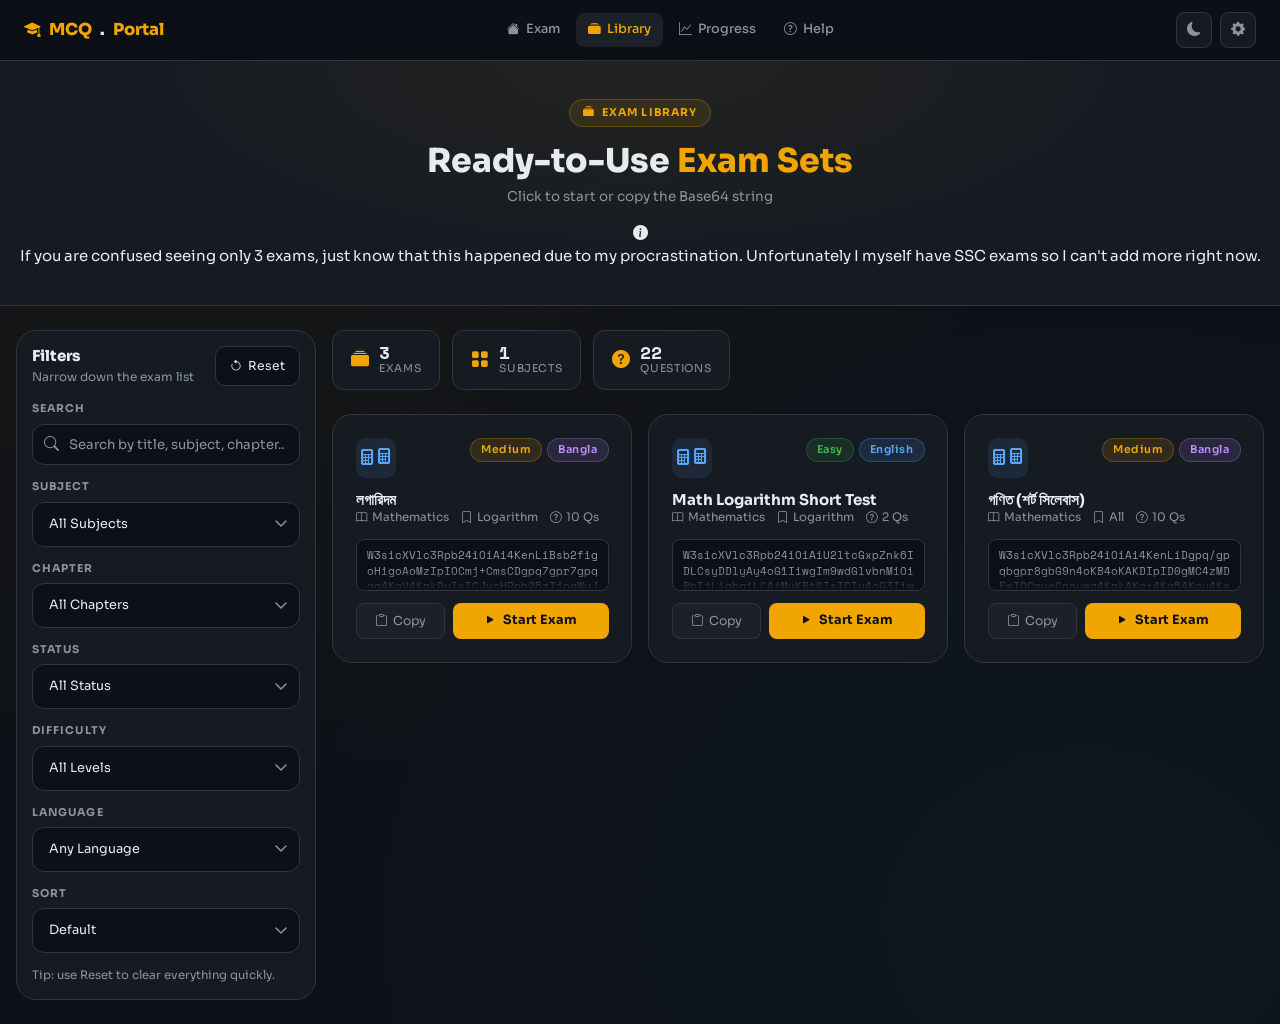
<file: library.html>
<!DOCTYPE html>
<html lang="en" data-theme="dark">
<head>
  <meta charset="UTF-8"/>
  <meta name="viewport" content="width=device-width, initial-scale=1.0"/>
  <title>Exam Library — MCQ Portal</title>
  <link href="https://cdn.jsdelivr.net/npm/bootstrap@5.3.2/dist/css/bootstrap.min.css" rel="stylesheet"/>
  <link href="https://cdn.jsdelivr.net/npm/bootstrap-icons@1.11.3/font/bootstrap-icons.min.css" rel="stylesheet"/>
  <link rel="stylesheet" href="style.css"/>
  <style>
    .page-hero {
      background: var(--surface);
      border-bottom: 1px solid var(--border);
      padding: 2.5rem 1rem;
      text-align: center;
      position: relative;
      overflow: hidden;
    }

    .page-hero::before {
      content: '';
      position: absolute;
      inset: 0;
      background: radial-gradient(ellipse at 50% 0%, rgba(240,165,0,0.06) 0%, transparent 60%);
      pointer-events: none;
    }

    .page-hero h1 { font-size: clamp(1.5rem, 4vw, 2.2rem); font-weight: 800; margin-bottom: 6px; }
    .page-hero p { color: var(--muted); font-size: 0.9rem; }

    .page-body {
      max-width: 1280px;
      margin: 0 auto;
      padding: 24px 16px;
    }

    .library-layout {
      display: grid;
      grid-template-columns: 300px 1fr;
      gap: 16px;
      align-items: start;
    }

    .filter-sidebar {
      position: sticky;
      top: 82px;
      background: var(--surface);
      border: 1px solid var(--border);
      border-radius: var(--radius-lg);
      padding: 1rem;
    }

    .filter-panel-header {
      display: flex;
      justify-content: space-between;
      align-items: center;
      gap: 10px;
      margin-bottom: 1rem;
    }

    .filter-panel-header h2 {
      margin: 0;
      font-size: 1rem;
      font-weight: 800;
    }

    .filter-panel-sub {
      color: var(--muted);
      font-size: 0.8rem;
      margin-top: 3px;
    }

    .filter-block {
      margin-bottom: 14px;
    }

    .filter-label {
      display: block;
      margin-bottom: 6px;
      font-size: 0.72rem;
      font-weight: 700;
      letter-spacing: 0.1em;
      text-transform: uppercase;
      color: var(--muted);
    }

    .filter-row {
      display: flex;
      gap: 10px;
      flex-wrap: wrap;
    }

    .search-input {
      width: 100%;
      background: var(--bg);
      border: 1.5px solid var(--border);
      border-radius: var(--radius);
      color: var(--text);
      font-family: var(--font);
      font-size: 0.88rem;
      padding: 10px 14px 10px 36px;
      outline: none;
      transition: all 0.2s;
    }

    .search-input:focus { border-color: var(--accent); box-shadow: 0 0 0 3px rgba(240,165,0,0.1); }
    .search-input::placeholder { color: var(--muted); }

    .search-wrap {
      position: relative;
    }

    .search-wrap i {
      position: absolute;
      left: 12px;
      top: 50%;
      transform: translateY(-50%);
      color: var(--muted);
      pointer-events: none;
    }

    .mobile-filter-toggle {
      display: none;
      width: 100%;
      margin-bottom: 12px;
      background: var(--surface);
      border: 1px solid var(--border);
      color: var(--text);
      border-radius: 10px;
      padding: 10px 14px;
      font-weight: 600;
      align-items: center;
      justify-content: center;
      gap: 8px;
    }

    .reset-filters-btn {
      background: var(--bg);
      border: 1px solid var(--border);
      border-radius: 10px;
      color: var(--text);
      padding: 10px 14px;
      font-size: 0.82rem;
      cursor: pointer;
      transition: all 0.18s;
      display: flex;
      align-items: center;
      gap: 6px;
      font-family: var(--font);
      white-space: nowrap;
    }

    .reset-filters-btn:hover {
      border-color: var(--accent);
      color: var(--accent);
    }

    .sort-wrap {
      display: flex;
      align-items: center;
      gap: 8px;
      font-size: 0.82rem;
      color: var(--muted);
    }

    .library-main {
      min-width: 0;
    }

    .stats-bar {
      display: flex;
      gap: 12px;
      margin-bottom: 24px;
      flex-wrap: wrap;
    }

    .lib-stat {
      background: var(--surface);
      border: 1px solid var(--border);
      border-radius: var(--radius);
      padding: 12px 18px;
      display: flex;
      align-items: center;
      gap: 10px;
    }

    .lib-stat i { font-size: 1.2rem; color: var(--accent); }
    .lib-stat-val { font-size: 1.2rem; font-weight: 700; font-family: var(--mono); line-height: 1; }
    .lib-stat-lbl { font-size: 0.72rem; color: var(--muted); text-transform: uppercase; letter-spacing: 0.06em; }

    .exam-grid {
      display: grid;
      grid-template-columns: repeat(auto-fill, minmax(300px, 1fr));
      gap: 16px;
    }

    @media (max-width: 900px) {
      .library-layout {
        grid-template-columns: 1fr;
      }

      .filter-sidebar {
        display: none;
        position: static;
      }

      .filter-sidebar.open {
        display: block;
      }

      .mobile-filter-toggle {
        display: flex;
      }
    }

    @media (max-width: 480px) {
      .exam-grid { grid-template-columns: 1fr; }
    }

    .exam-card {
      background: var(--surface);
      border: 1px solid var(--border);
      border-radius: var(--radius-lg);
      padding: 1.5rem;
      display: flex;
      flex-direction: column;
      gap: 12px;
      transition: all 0.2s;
      animation: fadeUp 0.4s ease both;
      position: relative;
      overflow: hidden;
    }

    .exam-card::before {
      content: '';
      position: absolute;
      top: 0; left: 0; right: 0;
      height: 3px;
      background: linear-gradient(90deg, var(--accent), var(--accent2));
      opacity: 0;
      transition: opacity 0.2s;
    }

    .exam-card:hover { border-color: rgba(240,165,0,0.35); transform: translateY(-2px); box-shadow: var(--shadow); }
    .exam-card:hover::before { opacity: 1; }

    .card-top {
      display: flex;
      align-items: flex-start;
      justify-content: space-between;
      gap: 8px;
    }

    .card-subject-icon {
      width: 40px; height: 40px;
      border-radius: 10px;
      background: rgba(240,165,0,0.1);
      display: flex; align-items: center; justify-content: center;
      font-size: 1.1rem;
      color: var(--accent);
      flex-shrink: 0;
    }

    .card-badges { display: flex; flex-wrap: wrap; gap: 5px; }

    .card-title {
      font-size: 1rem;
      font-weight: 700;
      line-height: 1.3;
      color: var(--text);
    }

    .card-meta {
      display: flex;
      gap: 12px;
      font-size: 0.78rem;
      color: var(--muted);
      flex-wrap: wrap;
    }

    .card-meta span { display: flex; align-items: center; gap: 4px; }

    .card-b64 {
      background: var(--bg);
      border: 1px solid var(--border);
      border-radius: 8px;
      padding: 8px 10px;
      font-family: var(--mono);
      font-size: 0.7rem;
      color: var(--muted);
      word-break: break-all;
      max-height: 52px;
      overflow: hidden;
      position: relative;
    }

    .card-b64::after {
      content: '';
      position: absolute;
      bottom: 0; left: 0; right: 0;
      height: 20px;
      background: linear-gradient(transparent, var(--bg));
    }

    .card-actions { display: flex; gap: 8px; }

    .btn-copy-b64 {
      flex: 1;
      background: var(--surface2);
      border: 1px solid var(--border);
      border-radius: 8px;
      color: var(--muted);
      padding: 8px 12px;
      font-size: 0.82rem;
      cursor: pointer;
      transition: all 0.18s;
      display: flex; align-items: center; justify-content: center; gap: 6px;
      font-family: var(--font);
    }

    .btn-copy-b64:hover { border-color: var(--border); color: var(--text); }

    .btn-start-exam {
      flex: 2;
      background: var(--accent);
      border: none;
      border-radius: 8px;
      color: #0d1117;
      padding: 8px 14px;
      font-size: 0.85rem;
      font-weight: 700;
      cursor: pointer;
      transition: all 0.18s;
      display: flex; align-items: center; justify-content: center; gap: 6px;
      font-family: var(--font);
    }

    .btn-start-exam:hover { background: #ffc233; }

    .best-score-bar {
      height: 4px;
      background: var(--border);
      border-radius: 4px;
      overflow: hidden;
    }

    .best-score-fill {
      height: 100%;
      border-radius: 4px;
      transition: width 0.6s ease;
    }

    .no-results {
      grid-column: 1/-1;
      text-align: center;
      padding: 64px 24px;
      color: var(--muted);
    }

    .no-results i { font-size: 3rem; display: block; margin-bottom: 12px; color: var(--border); }

    .icon-math { color: var(--blue); background: rgba(88,166,255,0.1); }
    .icon-physics { color: var(--purple); background: rgba(188,140,255,0.1); }
    .icon-chemistry { color: var(--green); background: rgba(63,185,80,0.1); }
    .icon-biology { color: var(--accent2); background: rgba(255,107,53,0.1); }
    .icon-bangla { color: var(--accent); background: rgba(240,165,0,0.1); }
    .icon-english { color: var(--blue); background: rgba(88,166,255,0.1); }
    .icon-history { color: #e67e22; background: rgba(230,126,34,0.1); }

    .filter-sidebar .form-control-custom,
    .filter-sidebar .search-input {
      width: 100%;
    }

    .filter-note {
      margin-top: 10px;
      color: var(--muted);
      font-size: 0.78rem;
      line-height: 1.45;
    }
  </style>
</head>
<body data-theme="dark">

<nav class="navbar-custom">
  <a class="nav-logo" href="index.html"><i class="bi bi-mortarboard-fill"></i> MCQ<span class="logo-dot">.</span>Portal</a>
  <div class="nav-links">
    <a class="nav-link" href="index.html"><i class="bi bi-house-fill"></i> Exam</a>
    <a class="nav-link active" href="library.html"><i class="bi bi-collection-fill"></i> Library</a>
    <a class="nav-link" href="progress.html"><i class="bi bi-graph-up"></i> Progress</a>
    <a class="nav-link" href="help.html"><i class="bi bi-question-circle"></i> Help</a>
  </div>
  <div class="nav-actions">
    <button class="icon-btn" onclick="toggleTheme()"><i id="theme-icon" class="bi bi-moon-fill"></i></button>
    <button class="icon-btn" onclick="openSettings()"><i class="bi bi-gear-fill"></i></button>
    <button class="icon-btn d-md-none" onclick="toggleMobileMenu()"><i class="bi bi-list"></i></button>
  </div>
</nav>

<div id="mobile-menu" style="display:none; background:var(--surface); border-bottom:1px solid var(--border); padding:8px 16px;">
  <a class="nav-link" href="index.html" style="display:flex"><i class="bi bi-house-fill me-2"></i> Exam</a>
  <a class="nav-link active" href="library.html" style="display:flex"><i class="bi bi-collection-fill me-2"></i> Library</a>
  <a class="nav-link" href="progress.html" style="display:flex"><i class="bi bi-graph-up me-2"></i> Progress</a>
  <a class="nav-link" href="help.html" style="display:flex"><i class="bi bi-question-circle me-2"></i> Help</a>
</div>

<div class="page-hero">
  <div class="logo-badge" style="display:inline-flex;align-items:center;gap:7px;background:rgba(240,165,0,0.1);border:1px solid rgba(240,165,0,0.25);border-radius:50px;padding:5px 13px;margin-bottom:1rem;font-size:0.72rem;font-weight:700;color:var(--accent);letter-spacing:0.1em;text-transform:uppercase;">
    <i class="bi bi-collection-fill"></i> Exam Library
  </div>
  <h1>Ready-to-Use <span style="color:var(--accent)">Exam Sets</span></h1>
  <p>Click to start or copy the Base64 string</p>
  <div class="tip-box">
    <i class="bi bi-info-circle-fill"></i>
    <div>
      <div class="tip-desc">If you are confused seeing only 3 exams, just know that this happened due to my procrastination. Unfortunately I myself have SSC exams so I can't add more right now.</div>
    </div>
  </div>
</div>

<div class="page-body">
  <button class="mobile-filter-toggle" onclick="toggleFilters()">
    <i class="bi bi-funnel-fill"></i> Filters
  </button>

  <div class="library-layout">
    <aside class="filter-sidebar" id="filter-sidebar">
      <div class="filter-panel-header">
        <div>
          <h2>Filters</h2>
          <div class="filter-panel-sub">Narrow down the exam list</div>
        </div>
        <button class="reset-filters-btn" onclick="resetFilters()">
          <i class="bi bi-arrow-counterclockwise"></i> Reset
        </button>
      </div>

      <div class="filter-block">
        <label class="filter-label" for="search-input">Search</label>
        <div class="search-wrap">
          <i class="bi bi-search"></i>
          <input type="text" class="search-input" id="search-input" placeholder="Search by title, subject, chapter..." oninput="filterExams()"/>
        </div>
      </div>

      <div class="filter-block">
        <label class="filter-label" for="subject-select">Subject</label>
        <select id="subject-select" class="form-control-custom" onchange="setSelectFilter('subject', this.value)">
          <option value="all">All Subjects</option>
        </select>
      </div>

      <div class="filter-block">
        <label class="filter-label" for="chapter-select">Chapter</label>
        <select id="chapter-select" class="form-control-custom" onchange="setSelectFilter('chapter', this.value)">
          <option value="all">All Chapters</option>
        </select>
      </div>

      <div class="filter-block">
        <label class="filter-label" for="history-select">Status</label>
        <select id="history-select" class="form-control-custom" onchange="setSelectFilter('history', this.value)">
          <option value="all">All Status</option>
          <option value="attempted">Attempted</option>
          <option value="unattempted">Unattempted</option>
        </select>
      </div>

      <div class="filter-block">
        <label class="filter-label" for="difficulty-select">Difficulty</label>
        <select id="difficulty-select" class="form-control-custom" onchange="setSelectFilter('difficulty', this.value)">
          <option value="all">All Levels</option>
          <option value="easy">Easy</option>
          <option value="medium">Medium</option>
          <option value="hard">Hard</option>
        </select>
      </div>

      <div class="filter-block">
        <label class="filter-label" for="language-select">Language</label>
        <select id="language-select" class="form-control-custom" onchange="setSelectFilter('language', this.value)">
          <option value="all">Any Language</option>
        </select>
      </div>

      <div class="filter-block">
        <label class="filter-label" for="sort-select">Sort</label>
        <select id="sort-select" class="form-control-custom" onchange="filterExams()">
          <option value="default">Default</option>
          <option value="title">A → Z</option>
          <option value="difficulty-asc">Easiest first</option>
          <option value="difficulty-desc">Hardest first</option>
          <option value="count-desc">Most MCQs</option>
          <option value="count-asc">Fewest MCQs</option>
        </select>
      </div>

      <div class="filter-note">
        Tip: use Reset to clear everything quickly.
      </div>
    </aside>

    <main class="library-main">
      <div class="stats-bar" id="lib-stats"></div>
      <div class="exam-grid" id="exam-grid"></div>
    </main>
  </div>
</div>

<!-- ── SETTINGS MODAL ── -->
<div class="modal-overlay" id="settings-modal" onclick="if(event.target===this)closeSettings()">
  <div class="modal-box">
    <div class="modal-header">
      <div style="font-weight:700;font-size:1rem"><i class="bi bi-gear-fill me-2" style="color:var(--accent)"></i>Settings</div>
      <button class="icon-btn" onclick="closeSettings()"><i class="bi bi-x-lg"></i></button>
    </div>
    <div class="modal-body">
      <p class="setting-group-title">Profile</p>
      <div class="setting-row">
        <div>
          <div class="setting-label">Your Name</div>
          <div class="setting-sub">Shown on result screen</div>
        </div>
        <input type="text" id="set-username" class="form-control-custom" style="width:140px;min-height:unset;padding:8px 12px;font-family:var(--font);font-size:0.85rem" placeholder="Enter name" onchange="settingChanged('userName', this.value)"/>
      </div>

      <p class="setting-group-title">Exam</p>
      <div class="setting-row">
        <div>
          <div class="setting-label">Questions Per Page</div>
          <div class="setting-sub">How many questions per screen</div>
        </div>
        <select id="set-qpp" class="form-control-custom" style="width:100px;min-height:unset;padding:8px 12px" onchange="settingChanged('questionsPerPage', this.value)">
          <option value="1">1</option>
          <option value="2">2</option>
          <option value="5">5</option>
          <option value="10">10</option>
          <option value="15">15</option>
          <option value="20">20</option>
          <option value="30">30</option>
          <option value="all">All</option>
        </select>
      </div>
      <div class="setting-row">
        <div>
          <div class="setting-label">Practice Mode</div>
          <div class="setting-sub">Won't save to history</div>
        </div>
        <label class="toggle-wrap"><input type="checkbox" id="set-practice" onchange="settingChanged('practiceMode', this.checked)"><span class="toggle-slider"></span></label>
      </div>
      <div class="setting-row">
        <div>
          <div class="setting-label">Show Pause Button</div>
          <div class="setting-sub">Hidden by default</div>
        </div>
        <label class="toggle-wrap"><input type="checkbox" id="set-pausebtn" onchange="settingChanged('pauseBtn', this.checked)"><span class="toggle-slider"></span></label>
      </div>

      <p class="setting-group-title">Appearance</p>
      <div class="setting-row">
        <div>
          <div class="setting-label">Font Size</div>
        </div>
        <select id="set-fontsize" class="form-control-custom" style="width:110px;min-height:unset;padding:8px 12px" onchange="settingChanged('fontSize', this.value)">
          <option value="small">Small</option>
          <option value="medium">Medium</option>
          <option value="large">Large</option>
          <option value="xlarge">X-Large</option>
        </select>
      </div>

      <p class="setting-group-title">Interactions</p>
      <div class="setting-row">
        <div>
          <div class="setting-label">Sound Effects</div>
          <div class="setting-sub">Click sounds, warnings, results</div>
        </div>
        <label class="toggle-wrap"><input type="checkbox" id="set-sound" onchange="settingChanged('soundEnabled', this.checked)"><span class="toggle-slider"></span></label>
      </div>
      <div class="setting-row">
        <div>
          <div class="setting-label">Keyboard Shortcuts</div>
          <div class="setting-sub">Enter, 1-4, P, Arrow Keys</div>
        </div>
        <label class="toggle-wrap"><input type="checkbox" id="set-keyboard" onchange="settingChanged('keyboardEnabled', this.checked)"><span class="toggle-slider"></span></label>
      </div>

      <p class="setting-group-title">Data</p>
      <button class="btn-ghost w-100" onclick="clearAllData()" style="color:var(--red);border-color:rgba(248,81,73,0.3);margin-top:4px">
        <i class="bi bi-trash3-fill"></i> Clear All Data
      </button>
    </div>
  </div>
</div>

<div id="toast-container"></div>

<script src="script.js"></script>
<script src="db.js"></script>
<script>
const DIFF_ORDER = { easy: 0, medium: 1, hard: 2 };
const DIFF_LABELS = { easy: 'Easy', medium: 'Medium', hard: 'Hard' };
const SUBJECT_ICONS = {
  mathematics: 'bi-calculator-fill icon-math',
  physics: 'bi-lightning-fill icon-physics',
  chemistry: 'bi-eyedropper icon-chemistry',
  biology: 'bi-tree-fill icon-biology',
  bangla: 'bi-chat-text-fill icon-bangla',
  english: 'bi-book-fill icon-english',
  history: 'bi-bank icon-history',
  geography: 'bi-globe2 icon-history',
  default: 'bi-journal-bookmark-fill icon-bangla',
};

let activeFilters = {
  subject: 'all',
  chapter: 'all',
  difficulty: 'all',
  language: 'all',
  history: 'all'
};

function escHtml(s) {
  return String(s || '')
    .replace(/&/g, '&amp;')
    .replace(/</g, '&lt;')
    .replace(/>/g, '&gt;')
    .replace(/"/g, '&quot;');
}

function getSubjectIcon(subject) {
  const key = (subject || '').toLowerCase();
  return SUBJECT_ICONS[key] || SUBJECT_ICONS.default;
}

function getBestScore(id) {
  try {
    const h = JSON.parse(localStorage.getItem('mcq_history') || '[]');
    const matches = h.filter(e => e.title && EXAM_DB.find(d => d.id === id && (d.title === e.title || d.chapter === e.chapter)));
    if (!matches.length) return null;
    const best = Math.max(...matches.map(m => Math.round(m.score / m.total * 100)));
    return best;
  } catch(e) { return null; }
}

function renderStats() {
  const subjects = [...new Set(EXAM_DB.map(e => e.subject).filter(Boolean))].length;
  const total = EXAM_DB.length;
  const qs = EXAM_DB.reduce((s, e) => s + (e.questionCount || 0), 0);
  document.getElementById('lib-stats').innerHTML = `
    <div class="lib-stat"><i class="bi bi-collection-fill"></i><div><div class="lib-stat-val">${total}</div><div class="lib-stat-lbl">Exams</div></div></div>
    <div class="lib-stat"><i class="bi bi-grid-fill"></i><div><div class="lib-stat-val">${subjects}</div><div class="lib-stat-lbl">Subjects</div></div></div>
    <div class="lib-stat"><i class="bi bi-question-circle-fill"></i><div><div class="lib-stat-val">${qs}</div><div class="lib-stat-lbl">Questions</div></div></div>
  `;
}

function renderFilterOptions() {
  const subjects = ['all', ...new Set(EXAM_DB.map(e => e.subject).filter(Boolean))];
  const chapters = ['all', ...new Set(EXAM_DB.map(e => e.chapter).filter(Boolean))];
  const languages = ['all', ...new Set(EXAM_DB.map(e => e.language).filter(Boolean))];

  const subjectSelect = document.getElementById('subject-select');
  const chapterSelect = document.getElementById('chapter-select');
  const languageSelect = document.getElementById('language-select');

  if (subjectSelect) subjectSelect.innerHTML = subjects.map(s => `<option value="${s}">${s === 'all' ? 'All Subjects' : escHtml(s)}</option>`).join('');
  if (chapterSelect) chapterSelect.innerHTML = chapters.map(c => `<option value="${c}">${c === 'all' ? 'All Chapters' : escHtml(c)}</option>`).join('');
  if (languageSelect) languageSelect.innerHTML = languages.map(l => `<option value="${l}">${l === 'all' ? 'Any Language' : escHtml(l)}</option>`).join('');
}

function setSelectFilter(type, val) {
  activeFilters[type] = val;
  filterExams();
}

function renderFilters() {
  renderFilterOptions();
}

function filterExams() {
  const q = (document.getElementById('search-input')?.value || '').toLowerCase().trim();
  const sort = document.getElementById('sort-select')?.value || 'default';

  let data = EXAM_DB.filter(e => {
    const title = (e.title || '').toLowerCase();
    const subject = (e.subject || '').toLowerCase();
    const chapter = (e.chapter || '').toLowerCase();
    const language = (e.language || '').toLowerCase();

    const matchSearch = !q ||
      title.includes(q) ||
      subject.includes(q) ||
      chapter.includes(q) ||
      language.includes(q);

    const matchSubject = activeFilters.subject === 'all' || e.subject === activeFilters.subject;
    const matchChapter = activeFilters.chapter === 'all' || e.chapter === activeFilters.chapter;
    const matchDiff = activeFilters.difficulty === 'all' || e.difficulty === activeFilters.difficulty;
    const matchLang = activeFilters.language === 'all' || e.language === activeFilters.language;

    const best = getBestScore(e.id);
    const attempted = best !== null;
    const matchHistory =
      activeFilters.history === 'all' ||
      (activeFilters.history === 'attempted' && attempted) ||
      (activeFilters.history === 'unattempted' && !attempted);

    return matchSearch && matchSubject && matchChapter && matchDiff && matchLang && matchHistory;
  });

  if (sort === 'title') data.sort((a, b) => (a.title || '').localeCompare(b.title || ''));
  else if (sort === 'difficulty-asc') data.sort((a, b) => (DIFF_ORDER[a.difficulty] || 1) - (DIFF_ORDER[b.difficulty] || 1));
  else if (sort === 'difficulty-desc') data.sort((a, b) => (DIFF_ORDER[b.difficulty] || 1) - (DIFF_ORDER[a.difficulty] || 1));
  else if (sort === 'count-desc') data.sort((a, b) => (b.questionCount || 0) - (a.questionCount || 0));
  else if (sort === 'count-asc') data.sort((a, b) => (a.questionCount || 0) - (b.questionCount || 0));

  renderExamCards(data);
}

function renderExamCards(data) {
  const grid = document.getElementById('exam-grid');

  if (!data.length) {
    grid.innerHTML = `<div class="no-results"><i class="bi bi-search"></i>No exams match your filters.<br><small>Try adjusting the search or filters.</small></div>`;
    return;
  }

  grid.innerHTML = data.map((e, idx) => {
    const best = getBestScore(e.id);
    const iconClass = getSubjectIcon(e.subject);
    const bestHtml = best !== null
      ? `<div style="margin-bottom:4px"><div style="display:flex;justify-content:space-between;font-size:0.72rem;margin-bottom:4px"><span style="color:var(--muted)">Best score</span><span style="color:${best>=70?'var(--green)':best>=50?'var(--accent)':'var(--red)'};font-weight:600">${best}%</span></div><div class="best-score-bar"><div class="best-score-fill" style="width:${best}%;background:${best>=70?'var(--green)':best>=50?'var(--accent)':'var(--red)'}"></div></div></div>`
      : '';

    return `
      <div class="exam-card" style="animation-delay:${idx*0.05}s">
        <div class="card-top">
          <div class="card-subject-icon ${iconClass}"><i class="bi ${iconClass.split(' ')[0]}"></i></div>
          <div class="card-badges">
            <span class="badge-pill badge-${e.difficulty}">${DIFF_LABELS[e.difficulty] || e.difficulty}</span>
            <span class="badge-pill badge-${(e.language || '').toLowerCase()}">${escHtml(e.language)}</span>
          </div>
        </div>
        <div>
          <div class="card-title">${escHtml(e.title)}</div>
          <div class="card-meta">
            <span><i class="bi bi-book"></i>${escHtml(e.subject)}</span>
            <span><i class="bi bi-bookmark"></i>${escHtml(e.chapter)}</span>
            <span><i class="bi bi-question-circle"></i>${e.questionCount} Qs</span>
          </div>
        </div>
        ${bestHtml}
        <div class="card-b64">${escHtml(e.b64.substring(0,100))}…</div>
        <div class="card-actions">
          <button class="btn-copy-b64" onclick='copyToClipboard(${JSON.stringify(e.b64)}, "Base64 copied!")'><i class="bi bi-clipboard"></i> Copy</button>
          <button class="btn-start-exam" onclick='startExamCard(${JSON.stringify(e.id)})'><i class="bi bi-play-fill"></i> Start Exam</button>
        </div>
      </div>`;
  }).join('');
}

function startExamCard(id) {
  const exam = EXAM_DB.find(e => e.id === id);
  if (!exam) { showToast('Exam not found', 'error'); return; }
  localStorage.setItem('mcq_pending_exam', JSON.stringify({
    b64: exam.b64,
    meta: {
      subject: exam.subject,
      chapter: exam.chapter,
      title: exam.title,
      difficulty: exam.difficulty,
      language: exam.language
    }
  }));
  window.location.href = 'index.html?startFromLib=1';
}

function toggleMobileMenu() {
  const m = document.getElementById('mobile-menu');
  m.style.display = m.style.display === 'none' ? 'block' : 'none';
}

function toggleFilters() {
  const panel = document.getElementById('filter-sidebar');
  panel.classList.toggle('open');
}

function resetFilters() {
  activeFilters = {
    subject: 'all',
    chapter: 'all',
    difficulty: 'all',
    language: 'all',
    history: 'all'
  };

  const search = document.getElementById('search-input');
  const sort = document.getElementById('sort-select');
  const subject = document.getElementById('subject-select');
  const chapter = document.getElementById('chapter-select');
  const history = document.getElementById('history-select');
  const difficulty = document.getElementById('difficulty-select');
  const language = document.getElementById('language-select');

  if (search) search.value = '';
  if (sort) sort.value = 'default';
  if (subject) subject.value = 'all';
  if (chapter) chapter.value = 'all';
  if (history) history.value = 'all';
  if (difficulty) difficulty.value = 'all';
  if (language) language.value = 'all';

  filterExams();
}

document.addEventListener('DOMContentLoaded', () => {
  loadSettings();
  renderStats();
  renderFilters();
  filterExams();
});
</script>
</body>
</html>
</file>
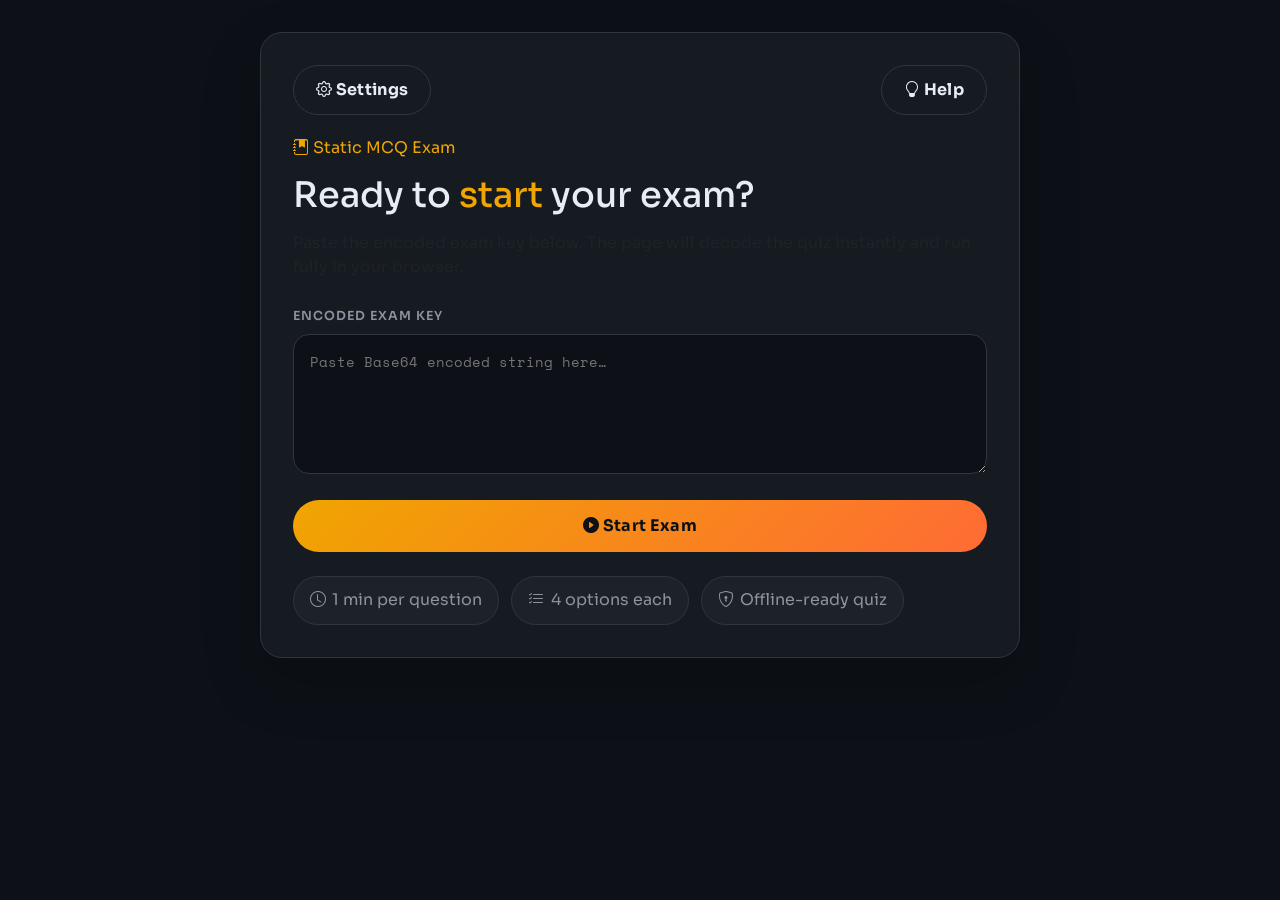
<file: static.html>
<!DOCTYPE html>
<html lang="en">
<head>
  <meta charset="UTF-8" />
  <meta name="viewport" content="width=device-width, initial-scale=1.0" />
  <title>Static MCQ Exam Portal</title>
  <link href="https://cdn.jsdelivr.net/npm/bootstrap@5.3.2/dist/css/bootstrap.min.css" rel="stylesheet" />
  <link href="https://fonts.googleapis.com/css2?family=Space+Mono:wght@400;700&family=Sora:wght@300;400;500;600;700&display=swap" rel="stylesheet" />
  <link href="https://cdn.jsdelivr.net/npm/bootstrap-icons@1.11.3/font/bootstrap-icons.min.css" rel="stylesheet" />
  <style>
    :root {
      --bg: #0d1117;
      --surface: #161b22;
      --border: #30363d;
      --text: #e6edf3;
      --muted: #8b949e;
      --accent: #f0a500;
      --accent2: #ff6b35;
      --green: #3fb950;
      --red: #f85149;
      --blue: #58a6ff;
      --radius: 14px;
    }

    body {
      margin: 0;
      min-height: 100vh;
      font-family: 'Sora', sans-serif;
      background: var(--bg);
      color: var(--text);
      transition: background 0.3s ease, color 0.3s ease;
    }

    body[data-theme="light"] {
      --bg: #ffffff;
      --surface: #f6f8fa;
      --border: #d0d7de;
      --text: #24292f;
      --muted: #656d76;
      --accent: #f0a500;
      --accent2: #ff6b35;
      --green: #238636;
      --red: #da3633;
      --blue: #0969da;
    }

    body {
      background: var(--bg);
      color: var(--text);
    }

    * { box-sizing: border-box; }

    .page-section { display: none; }
    .page-section.active { display: block; }

    .app-shell { min-height: 100vh; padding: 2rem 1rem; }
    .card-panel {
      background: var(--surface);
      border: 1px solid var(--border);
      border-radius: 22px;
      padding: 2rem;
      max-width: 760px;
      margin: 0 auto;
      box-shadow: 0 24px 60px rgba(0,0,0,0.18);
    }

    h1, h2, h3, h4 { margin: 0 0 1rem; }
    h1 { font-size: 2.2rem; line-height: 1.1; }

    .text-muted { color: var(--muted); }
    .input-label { font-size: 0.78rem; font-weight: 600; letter-spacing: 0.08em; text-transform: uppercase; color: var(--muted); margin-bottom: 0.5rem; display: block; }
    .code-input, .generator-input {
      width: 100%;
      border-radius: 16px;
      border: 1.5px solid var(--border);
      background: var(--bg);
      color: var(--text);
      font-family: 'Space Mono', monospace;
      font-size: 0.9rem;
      padding: 16px;
      resize: vertical;
      min-height: 140px;
      outline: none;
    }

    .prompt-block {
      width: 100%;
      border-radius: 16px;
      border: 1.5px solid var(--border);
      background: rgba(240,165,0,0.08);
      color: var(--text);
      font-family: 'Space Mono', monospace;
      font-size: 0.9rem;
      padding: 16px;
      min-height: 260px;
      white-space: pre-wrap;
      word-break: break-word;
      overflow-wrap: anywhere;
      outline: none;
    }

    .code-input:focus, .prompt-block:focus, .generator-input:focus { border-color: var(--accent); box-shadow: 0 0 0 4px rgba(240,165,0,0.12); }

    .btn-primary, .btn-secondary {
      border-radius: 999px;
      font-weight: 700;
      letter-spacing: 0.02em;
    }

    .btn-primary {
      background: linear-gradient(135deg, var(--accent), var(--accent2));
      border: none;
      color: #0d1117;
      padding: 14px 26px;
    }

    .btn-secondary {
      background: var(--surface);
      border: 1.5px solid var(--border);
      color: var(--text);
      padding: 12px 22px;
    }

    .btn-secondary:hover, .btn-secondary:focus { border-color: var(--accent); color: var(--accent); }

    .pill-row { display: flex; flex-wrap: wrap; gap: 0.75rem; margin-top: 1.5rem; }
    .pill { padding: 0.7rem 1rem; border-radius: 999px; border: 1px solid var(--border); color: var(--muted); background: rgba(255,255,255,0.03); display: inline-flex; align-items: center; gap: 0.4rem; }

    .settings-toggle { display: flex; align-items: center; justify-content: space-between; gap: 1rem; padding: 1rem 0; border-bottom: 1px solid var(--border); }
    .toggle-label { display: flex; flex-direction: column; gap: 0.25rem; }
    .toggle-control {
      width: 48px; height: 26px; position: relative; display: inline-block;
    }
    .toggle-control input { display: none; }
    .toggle-track {
      position: absolute; inset: 0;
      border-radius: 999px;
      background: var(--border);
      transition: background 0.25s ease;
    }
    .toggle-thumb {
      position: absolute;
      width: 22px; height: 22px;
      border-radius: 50%;
      background: #fff;
      top: 2px; left: 2px;
      transition: transform 0.25s ease;
      box-shadow: 0 10px 30px rgba(0,0,0,0.08);
    }
    .toggle-control input:checked + .toggle-track { background: var(--accent); }
    .toggle-control input:checked + .toggle-track + .toggle-thumb { transform: translateX(22px); }

    .error-box {
      display: none;
      margin-top: 1rem;
      padding: 1rem 1rem;
      border-radius: 14px;
      border: 1px solid rgba(248,81,73,0.3);
      background: rgba(248,81,73,0.08);
      color: var(--red);
      font-size: 0.95rem;
    }

    #timer-bar {
      display: none;
      position: sticky;
      top: 0;
      z-index: 100;
      background: rgba(13,17,23,0.92);
      border-bottom: 1px solid var(--border);
      backdrop-filter: blur(10px);
    }
    .timer-inner { max-width: 880px; margin: 0 auto; display: flex; align-items: center; justify-content: space-between; gap: 1rem; padding: 1rem; }
    .timer-meta { display: flex; align-items: center; gap: 0.75rem; }
    .timer-label { color: var(--muted); font-size: 0.75rem; letter-spacing: 0.08em; text-transform: uppercase; }
    #timer-display { font-family: 'Space Mono', monospace; font-size: 1.5rem; font-weight: 700; }
    .timer-progress { flex: 1; height: 7px; border-radius: 999px; background: var(--border); overflow: hidden; }
    #timer-fill { width: 100%; height: 100%; border-radius: 999px; background: linear-gradient(90deg, var(--accent), var(--accent2)); transition: width 1s linear; }

    .questions-wrap { max-width: 880px; margin: 0 auto; padding: 1rem 0; }
    .q-card { background: var(--surface); border: 1px solid var(--border); border-radius: 18px; padding: 1.5rem; margin-bottom: 1.2rem; }
    .q-num-badge { display: inline-flex; align-items: center; justify-content: center; width: 32px; height: 32px; border-radius: 12px; background: rgba(240,165,0,0.15); color: var(--accent); font-family: 'Space Mono', monospace; font-weight: 700; margin-right: 0.85rem; }
    .q-text { font-size: 1rem; font-weight: 600; margin-bottom: 1rem; }

    .options-grid { display: grid; grid-template-columns: 1fr 1fr; gap: 0.85rem; }
    @media (max-width: 640px) { .options-grid { grid-template-columns: 1fr; } }
    .opt-label { display: flex; align-items: center; gap: 0.85rem; padding: 14px 16px; border-radius: 14px; border: 1.5px solid var(--border); background: var(--bg); cursor: pointer; transition: all 0.2s ease; }
    .opt-label:hover { border-color: rgba(240,165,0,0.4); }
    .opt-label.selected { border-color: var(--blue); background: rgba(88,166,255,0.09); }
    .opt-label input { display: none; }
    .opt-dot { width: 18px; height: 18px; border-radius: 50%; border: 2px solid var(--border); display: flex; align-items: center; justify-content: center; transition: all 0.2s ease; }
    .opt-label.selected .opt-dot { border-color: var(--blue); background: var(--blue); }
    .opt-dot::after { content: ''; width: 8px; height: 8px; border-radius: 50%; background: white; opacity: 0; transition: opacity 0.2s ease; }
    .opt-label.selected .opt-dot::after { opacity: 1; }

    .result-card { background: var(--surface); border: 1px solid var(--border); border-radius: 18px; padding: 1.4rem; margin-bottom: 1rem; }
    .result-chip { display: inline-flex; align-items: center; gap: 0.5rem; border-radius: 999px; padding: 0.55rem 0.85rem; font-weight: 700; text-transform: uppercase; letter-spacing: 0.08em; font-size: 0.78rem; }
    .result-chip.correct { background: rgba(63,185,80,0.12); color: var(--green); border: 1px solid rgba(63,185,80,0.25); }
    .result-chip.wrong { background: rgba(248,81,73,0.12); color: var(--red); border: 1px solid rgba(248,81,73,0.25); }
    .r-options { display: grid; grid-template-columns: 1fr 1fr; gap: 0.75rem; margin-top: 1rem; }
    @media (max-width: 640px) { .r-options { grid-template-columns: 1fr; } }
    .r-opt { padding: 12px 14px; border-radius: 12px; border: 1.5px solid transparent; display: flex; align-items: center; gap: 0.7rem; font-size: 0.95rem; }
    .r-opt.neutral { background: var(--bg); border-color: var(--border); color: var(--muted); }
    .r-opt.correct { background: rgba(63,185,80,0.1); border-color: rgba(63,185,80,0.35); color: var(--green); }
    .r-opt.wrong-pick { background: rgba(248,81,73,0.1); border-color: rgba(248,81,73,0.35); color: var(--red); }

    .toggle-controls { display: flex; gap: 0.8rem; flex-wrap: wrap; justify-content: center; margin-bottom: 1rem; }

    .solution-block { margin-top: 1rem; border-radius: 16px; border: 1px solid var(--border); padding: 1rem; background: var(--bg); }

    .btn-copy { border: none; border-radius: 999px; padding: 0.85rem 1.3rem; background: var(--accent); color: #0d1117; cursor: pointer; font-weight: 700; }
    .btn-copy:hover { background: #ffc233; }

    .generator-step { margin-top: 1.5rem; }
    .generator-step strong { display: block; margin-bottom: 0.45rem; }

    .link-button { text-decoration: none; color: inherit; }

    .hidden { display: none !important; }
  </style>
</head>
<body data-theme="dark">
  <div id="settings-modal" class="page-section" style="position: fixed; inset: 0; display: none; align-items: center; justify-content: center; background: rgba(0,0,0,0.65); z-index: 50;">
    <div style="width: min(460px,calc(100%-2rem)); background: var(--surface); border: 1px solid var(--border); border-radius: 24px; padding: 1.8rem;">
      <div style="display: flex; justify-content: space-between; align-items: center; margin-bottom: 1rem; gap: 1rem;">
        <h3 style="font-size:1.25rem; margin:0;">Settings</h3>
        <button onclick="closeSettings()" style="border:none; background:none; color: var(--muted); font-size:1.4rem; cursor:pointer;">&times;</button>
      </div>
      <div class="settings-toggle">
        <div class="toggle-label">
          <span style="font-weight:700;">Dark Mode</span>
          <span class="text-muted">Toggle between dark and light theme</span>
        </div>
        <label class="toggle-control">
          <input type="checkbox" id="theme-toggle-setting" onchange="handleThemeToggle()" />
          <span class="toggle-track"></span>
          <span class="toggle-thumb"></span>
        </label>
      </div>
      <div class="settings-toggle">
        <div class="toggle-label">
          <span style="font-weight:700;">Show Solutions</span>
          <span class="text-muted">Reveal answer explanations on the results page</span>
        </div>
        <label class="toggle-control">
          <input type="checkbox" id="answer-toggle-setting" checked onchange="handleAnswerToggle()" />
          <span class="toggle-track"></span>
          <span class="toggle-thumb"></span>
        </label>
      </div>
      <div class="settings-toggle" style="border-bottom:none;">
        <div class="toggle-label">
          <span style="font-weight:700;">Shuffle Questions</span>
          <span class="text-muted">Randomize question and answer order</span>
        </div>
        <label class="toggle-control">
          <input type="checkbox" id="shuffle-toggle-setting" onchange="handleShuffleToggle()" />
          <span class="toggle-track"></span>
          <span class="toggle-thumb"></span>
        </label>
      </div>
      <button class="btn-primary" style="width:100%; margin-top:1.25rem;" onclick="closeSettings()">Save & Close</button>
    </div>
  </div>

  <main class="app-shell">
    <section id="landing-page" class="page-section active">
      <div class="card-panel">
        <div style="display:flex; justify-content:space-between; align-items:center; gap:1rem; margin-bottom:1.3rem; flex-wrap:wrap;">
          <button class="btn-secondary" onclick="openSettings()"><i class="bi bi-gear"></i> Settings</button>
          <button class="btn-secondary" onclick="showGenerator()"><i class="bi bi-lightbulb"></i> Help</button>
        </div>
        <div class="logo" style="color: var(--accent); margin-bottom:1rem;"><i class="bi bi-journal-bookmark-fill"></i> Static MCQ Exam</div>
        <h1>Ready to <span style="color: var(--accent);">start</span> your exam?</h1>
        <p class="text-muted" style="font-size:1rem; margin-bottom:1.8rem;">Paste the encoded exam key below. The page will decode the quiz instantly and run fully in your browser.</p>

        <label class="input-label" for="base64-input">Encoded Exam Key</label>
        <textarea id="base64-input" class="code-input" placeholder="Paste Base64 encoded string here…" spellcheck="false"></textarea>
        <div id="decode-error" class="error-box"></div>

        <button class="btn-primary" style="width:100%; margin-top:1.2rem;" onclick="startExam()">
          <i class="bi bi-play-circle-fill"></i> Start Exam
        </button>

        <div class="pill-row">
          <span class="pill"><i class="bi bi-clock"></i> 1 min per question</span>
          <span class="pill"><i class="bi bi-list-check"></i> 4 options each</span>
          <span class="pill"><i class="bi bi-shield-lock"></i> Offline-ready quiz</span>
        </div>
      </div>
    </section>

    <section id="generator-page" class="page-section">
      <div class="card-panel">
        <div style="display:flex; justify-content:space-between; align-items:center; gap:1rem; margin-bottom:1rem; flex-wrap:wrap;">
          <h2 style="margin:0;">How to generate exam Base64</h2>
          <button class="btn-secondary" onclick="showLanding()"><i class="bi bi-arrow-left"></i> Back</button>
        </div>
        <p class="text-muted" style="margin-bottom:1.2rem;">Use this prompt with any AI or generator that can produce JSON and Base64. The string below is safe to paste into the exam portal.</p>
        <div class="prompt-block" id="prompt-text" readonly>
Create multiple choice questions in valid JSON format. Each question must have exactly 4 options, one correct answer, and an explanation of the right answer. Use proper Unicode characters (like ²³×÷π∆∞) for math symbols and support Bangla text.

Subject: Mathematics
Chapter: Logarithm
Number: 30
Difficulty level: medium
Language: English
Make questions SSC (Secondary School Certificate) level standard.

Required JSON structure:
[
  {
    "question": "Question text here",
    "options": ["a) Option A", "b) Option B", "c) Option C", "d) Option D"],
    "answer": "Correct option text",
    "solution": "Brief explanation of the answer"
  }
]

After creating the JSON, encode it to Base64 using this Python code:
import base64, json
data = [PASTE_JSON_HERE]
encoded = base64.b64encode(json.dumps(data, ensure_ascii=False).encode('utf-8')).decode()
print(encoded)

Give me ONLY the final Base64 string, nothing else.
        </div>
        <button class="btn-copy" onclick="copyPrompt()">Copy Prompt</button>

        <div class="generator-step">
          <strong>Step 1:</strong> Copy the prompt above and generate your quiz JSON.
        </div>
        <div class="generator-step">
          <strong>Step 2:</strong> Replace the subject, chapter, difficulty, language, and question text.
        </div>
        <div class="generator-step">
          <strong>Step 3:</strong> Paste the Base64 string back on the landing page and start the exam.
        </div>
      </div>
    </section>

    <section id="timer-bar" style="display:none;">
      <div class="timer-inner">
        <div>
          <div class="timer-label">Time Remaining</div>
          <div id="timer-display">00:00</div>
        </div>
        <div class="timer-progress">
          <div id="timer-fill"></div>
        </div>
        <div class="timer-label" id="progress-text">0/0 answered</div>
      </div>
    </section>

    <section id="quiz-page" class="page-section">
      <div class="card-panel">
        <div style="display:flex; justify-content:space-between; align-items:center; gap:1rem; flex-wrap:wrap; margin-bottom:1rem;">
          <div>
            <h2 style="margin:0;">Exam in Progress</h2>
            <div class="text-muted">Answer all questions before time runs out.</div>
          </div>
          <button class="btn-secondary" onclick="showLanding()"><i class="bi bi-arrow-left"></i> Back</button>
        </div>
        <div class="pill-row" style="margin-bottom:1rem;">
          <span class="pill"><i class="bi bi-list-ol"></i> <span id="meta-count">0</span> Questions</span>
          <span class="pill"><i class="bi bi-clock"></i> <span id="meta-time">0</span> Minutes Total</span>
        </div>
        <div class="questions-wrap" id="questions-wrap"></div>
        <div style="text-align:center; margin-top:1rem;">
          <button class="btn-primary" onclick="submitExam(false)"><i class="bi bi-send-fill"></i> Submit Exam</button>
        </div>
      </div>
    </section>

    <section id="results-page" class="page-section">
      <div class="card-panel">
        <div style="display:flex; justify-content:space-between; align-items:center; gap:1rem; flex-wrap:wrap; margin-bottom:1rem;">
          <div>
            <h2 style="margin:0;">Results</h2>
            <div class="text-muted" id="result-summary"></div>
          </div>
          <button class="btn-secondary" onclick="showLanding()"><i class="bi bi-arrow-left"></i> Back</button>
        </div>
        <div id="result-stats" class="pill-row" style="margin-bottom:1rem; gap:0.9rem;"></div>
        <div class="toggle-controls">
          <button class="btn-secondary" onclick="setSolutionVisibility('hide')">Hide All Solutions</button>
          <button class="btn-secondary active" onclick="setSolutionVisibility('wrong')">Show Wrong Only</button>
          <button class="btn-secondary" onclick="setSolutionVisibility('all')">Show All Solutions</button>
        </div>
        <div id="results-list"></div>
        <div style="text-align:center; margin-top:1.2rem;">
          <button class="btn-primary" onclick="restartExam()"><i class="bi bi-arrow-counterclockwise"></i> Take Another Exam</button>
        </div>
      </div>
    </section>
  </main>

  <script>
    const SETTINGS_KEY = 'static-mcq-settings';
    let questions = [];
    let timerInterval = null;
    let remainingSeconds = 0;
    let showSolutions = true;
    let shuffleEnabled = false;
    let themeMode = 'dark';

    function showElement(id) {
      document.querySelectorAll('.page-section').forEach(el => el.classList.remove('active'));
      document.getElementById(id).classList.add('active');
    }

    function showLanding() {
      hideError();
      stopTimer();
      document.getElementById('timer-bar').style.display = 'none';
      showElement('landing-page');
    }

    function showGenerator() {
      hideError();
      hideSettings();
      document.getElementById('timer-bar').style.display = 'none';
      showElement('generator-page');
    }

    function openSettings() {
      document.getElementById('settings-modal').style.display = 'flex';
      document.getElementById('theme-toggle-setting').checked = themeMode === 'light';
      document.getElementById('answer-toggle-setting').checked = showSolutions;
      document.getElementById('shuffle-toggle-setting').checked = shuffleEnabled;
    }

    function hideSettings() {
      document.getElementById('settings-modal').style.display = 'none';
    }

    function closeSettings() { hideSettings(); }

    function handleThemeToggle() {
      themeMode = document.getElementById('theme-toggle-setting').checked ? 'light' : 'dark';
      document.body.setAttribute('data-theme', themeMode);
      saveSettings();
    }

    function handleAnswerToggle() {
      showSolutions = document.getElementById('answer-toggle-setting').checked;
      saveSettings();
    }

    function handleShuffleToggle() {
      shuffleEnabled = document.getElementById('shuffle-toggle-setting').checked;
      saveSettings();
    }

    function saveSettings() {
      localStorage.setItem(SETTINGS_KEY, JSON.stringify({
        themeMode,
        showSolutions,
        shuffleEnabled
      }));
    }

    function loadSettings() {
      const stored = localStorage.getItem(SETTINGS_KEY);
      if (!stored) return;
      try {
        const data = JSON.parse(stored);
        if (typeof data.themeMode === 'string') themeMode = data.themeMode;
        if (typeof data.showSolutions === 'boolean') showSolutions = data.showSolutions;
        if (typeof data.shuffleEnabled === 'boolean') shuffleEnabled = data.shuffleEnabled;
      } catch (err) {
        console.warn('Unable to load settings:', err);
      }
    }

    function initSettings() {
      loadSettings();
      document.body.setAttribute('data-theme', themeMode);
      document.getElementById('theme-toggle-setting').checked = themeMode === 'light';
      document.getElementById('answer-toggle-setting').checked = showSolutions;
      document.getElementById('shuffle-toggle-setting').checked = shuffleEnabled;
    }

    function copyPrompt() {
      const promptText = document.getElementById('prompt-text').innerText.trim();
      if (!promptText) { alert('No prompt text available.'); return; }
      navigator.clipboard.writeText(promptText).then(() => {
        alert('Prompt copied to clipboard!');
      }).catch(() => {
        const textarea = document.createElement('textarea');
        textarea.value = promptText;
        document.body.appendChild(textarea);
        textarea.select();
        try { document.execCommand('copy'); alert('Prompt copied to clipboard!'); }
        catch (err) { alert('Unable to copy. Please copy manually.'); }
        document.body.removeChild(textarea);
      });
    }

    function startExam() {
      const raw = document.getElementById('base64-input').value.trim();
      if (!raw) { showError('Please paste the Base64 encoded exam key.'); return; }
      try {
        const jsonText = base64ToUtf8(raw);
        const parsed = JSON.parse(jsonText);
        validateQuestions(parsed);
        questions = parsed.map(q => ({ ...q }));
        launchQuiz();
      } catch (err) {
        showError(err.message || 'Unable to decode exam key. Please check your Base64 string.');
      }
    }

    function base64ToUtf8(base64) {
      const cleaned = base64.replace(/\s/g, '');
      const raw = atob(cleaned);
      const bytes = Uint8Array.from(raw, ch => ch.charCodeAt(0));
      return new TextDecoder('utf-8').decode(bytes);
    }

    function validateQuestions(data) {
      if (!Array.isArray(data) || !data.length) throw new Error('Decoded JSON must be a non-empty array.');
      data.forEach((item, index) => {
        if (typeof item.question !== 'string' || !item.question.trim()) throw new Error(`Question ${index + 1} is missing a valid question text.`);
        if (!Array.isArray(item.options) || item.options.length !== 4) throw new Error(`Question ${index + 1} must have exactly 4 options.`);
        item.options.forEach((opt, optIndex) => {
          if (typeof opt !== 'string' || !opt.trim()) throw new Error(`Question ${index + 1} option ${optIndex + 1} is invalid.`);
        });
        if (typeof item.answer !== 'string' || !item.answer.trim()) throw new Error(`Question ${index + 1} is missing the correct answer.`);
        if (typeof item.solution !== 'string') item.solution = '';
      });
    }

    function launchQuiz() {
      hideError();
      document.getElementById('landing-page').classList.remove('active');
      document.getElementById('generator-page').classList.remove('active');
      document.getElementById('quiz-page').classList.add('active');
      document.getElementById('timer-bar').style.display = 'block';

      if (shuffleEnabled) {
        questions = randomizeQuestions(questions);
      }

      document.getElementById('meta-count').textContent = questions.length;
      document.getElementById('meta-time').textContent = questions.length;
      renderQuestions();
      startTimer(questions.length * 60);
      updateProgress();
    }

    function renderQuestions() {
      const wrap = document.getElementById('questions-wrap');
      wrap.innerHTML = '';
      questions.forEach((q, i) => {
        const optsHtml = q.options.map((opt, j) => `
          <label class="opt-label" id="opt-${i}-${j}" onclick="selectOption(${i}, ${j})">
            <input type="radio" name="q${i}" value="${escapeHtml(opt)}" />
            <div class="opt-dot"></div>
            <span>${escapeHtml(opt)}</span>
          </label>`).join('');

        wrap.innerHTML += `
          <div class="q-card">
            <div style="display:flex; align-items:flex-start; gap:1rem; margin-bottom:1rem;">
              <span class="q-num-badge">${String(i + 1).padStart(2, '0')}</span>
              <p class="q-text">${escapeHtml(q.question)}</p>
            </div>
            <div class="options-grid">${optsHtml}</div>
          </div>`;
      });
    }

    function selectOption(qIdx, optIdx) {
      questions[qIdx].options.forEach((_, j) => {
        document.getElementById(`opt-${qIdx}-${j}`).classList.remove('selected');
      });
      document.getElementById(`opt-${qIdx}-${optIdx}`).classList.add('selected');
      const input = document.querySelector(`#opt-${qIdx}-${optIdx} input`);
      if (input) input.checked = true;
      updateProgress();
    }

    function updateProgress() {
      const answered = questions.reduce((count, _, idx) => count + (document.querySelector(`input[name="q${idx}"]:checked`) ? 1 : 0), 0);
      document.getElementById('progress-text').textContent = `${answered}/${questions.length} answered`;
    }

    function startTimer(seconds) {
      remainingSeconds = seconds;
      updateTimerDisplay();
      if (timerInterval) clearInterval(timerInterval);
      timerInterval = setInterval(() => {
        remainingSeconds -= 1;
        updateTimerDisplay();
        if (remainingSeconds <= 0) {
          clearInterval(timerInterval);
          submitExam(true);
        }
      }, 1000);
    }

    function updateTimerDisplay() {
      const minutes = Math.floor(remainingSeconds / 60);
      const seconds = remainingSeconds % 60;
      document.getElementById('timer-display').textContent = `${String(minutes).padStart(2, '0')}:${String(seconds).padStart(2, '0')}`;
      document.getElementById('timer-fill').style.width = `${Math.max(0, remainingSeconds) / (questions.length * 60) * 100}%`;
    }

    function stopTimer() {
      if (timerInterval) clearInterval(timerInterval);
    }

    function submitExam(force) {
      const answers = questions.map((_, idx) => {
        const checked = document.querySelector(`input[name="q${idx}"]:checked`);
        return checked ? checked.value : null;
      });
      const unansweredCount = answers.filter(v => v === null).length;
      if (!force && unansweredCount > 0) {
        if (!confirm(`You have ${unansweredCount} unanswered question(s). Submit anyway?`)) return;
      }
      stopTimer();
      const results = questions.map((q, idx) => {
        const user = answers[idx];
        const correct = q.answer;
        return {
          question: q.question,
          options: q.options,
          user,
          correct,
          is_correct: user !== null && user === correct,
          solution: q.solution || ''
        };
      });
      const score = results.filter(r => r.is_correct).length;
      showResults(score, results, unansweredCount > 0 && !force);
    }

    function showResults(score, results, autoSubmitted) {
      showElement('results-page');
      document.getElementById('timer-bar').style.display = 'none';
      const total = results.length;
      const pct = total ? Math.round((score / total) * 100) : 0;
      document.getElementById('result-summary').textContent = `You scored ${score} out of ${total} — ${pct}%${autoSubmitted ? ' (auto-submitted when time expired)' : ''}`;
      document.getElementById('result-stats').innerHTML = `
        <span class="pill" style="border-color: rgba(63,185,80,0.3); background: rgba(63,185,80,0.08); color: var(--green);">Correct: ${score}</span>
        <span class="pill" style="border-color: rgba(248,81,73,0.3); background: rgba(248,81,73,0.08); color: var(--red);">Wrong: ${total - score}</span>
        <span class="pill" style="border-color: var(--border); background: rgba(255,255,255,0.05);">Skipped: ${results.filter(r => r.user === null).length}</span>
        <span class="pill" style="border-color: rgba(240,165,0,0.3); background: rgba(240,165,0,0.08);">Score: ${pct}%</span>`;

      const list = document.getElementById('results-list');
      list.innerHTML = '';
      results.forEach((r, idx) => {
        const card = document.createElement('div');
        card.className = 'result-card';
        card.innerHTML = `
          <div style="display:flex; align-items:center; justify-content:space-between; gap:1rem; flex-wrap:wrap;">
            <div style="display:flex; align-items:center; gap:0.8rem; flex-wrap:wrap;">
              <span class="result-chip ${r.is_correct ? 'correct' : 'wrong'}"><i class="bi ${r.is_correct ? 'bi-check-circle-fill' : 'bi-x-circle-fill'}"></i> ${r.is_correct ? 'Correct' : (r.user === null ? 'Skipped' : 'Wrong')}</span>
              <span style="font-size:0.92rem; color: var(--muted);">Q${idx + 1}</span>
            </div>
          </div>
          <p style="margin:1rem 0 0.5rem; font-weight:600;">${escapeHtml(r.question)}</p>
          <div class="r-options">
            ${r.options.map(opt => {
              const cls = opt === r.correct ? 'correct' : (opt === r.user ? 'wrong-pick' : 'neutral');
              const icon = opt === r.correct ? 'bi-check-circle-fill' : (opt === r.user ? 'bi-x-circle-fill' : 'bi-circle');
              return `<div class="r-opt ${cls}"><i class="bi ${icon}"></i>${escapeHtml(opt)}</div>`;
            }).join('')}
          </div>
          ${r.solution && (showSolutions || !r.is_correct) ? `<div class="solution-block"><strong>Solution:</strong> ${escapeHtml(r.solution)}</div>` : ''}`;
        list.appendChild(card);
      });
      setSolutionVisibility(showSolutions ? 'wrong' : 'hide');
    }

    function setSolutionVisibility(mode) {
      const solutions = document.querySelectorAll('.solution-block');
      solutions.forEach(sol => {
        sol.style.display = mode === 'hide' ? 'none' : 'block';
        if (mode === 'wrong') {
          const card = sol.closest('.result-card');
          const isCorrect = card.querySelector('.result-chip.correct');
          sol.style.display = isCorrect ? 'none' : 'block';
        }
      });
    }

    function restartExam() {
      questions = [];
      stopTimer();
      document.getElementById('base64-input').value = '';
      document.getElementById('results-list').innerHTML = '';
      document.getElementById('timer-bar').style.display = 'none';
      showLanding();
    }

    function randomizeQuestions(list) {
      return shuffleArray(list).map(q => {
        const optionContents = q.options.map(opt => opt.replace(/^[a-d]\)\s*/i, ''));
        const correctContent = q.answer.replace(/^[a-d]\)\s*/i, '');
        const shuffledContents = shuffleArray(optionContents);
        const labels = ['a)', 'b)', 'c)', 'd)'];
        const options = shuffledContents.map((content, i) => `${labels[i]} ${content}`);
        const answerIndex = shuffledContents.findIndex(content => content === correctContent);
        const answer = answerIndex >= 0 ? `${labels[answerIndex]} ${correctContent}` : q.answer;
        return { ...q, options, answer };
      });
    }

    function shuffleArray(array) {
      const result = [...array];
      for (let i = result.length - 1; i > 0; i--) {
        const j = Math.floor(Math.random() * (i + 1));
        [result[i], result[j]] = [result[j], result[i]];
      }
      return result;
    }

    function escapeHtml(text) {
      return String(text)
        .replace(/&/g, '&amp;')
        .replace(/</g, '&lt;')
        .replace(/>/g, '&gt;')
        .replace(/"/g, '&quot;')
        .replace(/'/g, '&#039;');
    }

    function showError(message) {
      const box = document.getElementById('decode-error');
      box.textContent = message;
      box.style.display = 'block';
    }

    function hideError() {
      const box = document.getElementById('decode-error');
      box.style.display = 'none';
      box.textContent = '';
    }

    document.addEventListener('DOMContentLoaded', initSettings);
    document.addEventListener('click', event => {
      const modal = document.getElementById('settings-modal');
      if (event.target === modal) closeSettings();
    });
  </script>
</body>
</html>
</file>
<file: style.css>
/* ══════════════════════════════════════════════════════════
   MCQ EXAM PORTAL — GLOBAL STYLESHEET
   ══════════════════════════════════════════════════════════ */

@import url('https://fonts.googleapis.com/css2?family=Space+Mono:ital,wght@0,400;0,700;1,400&family=Sora:wght@300;400;500;600;700;800&display=swap');

/* ── CSS VARIABLES ── */
:root {
  --bg: #0d1117;
  --surface: #161b22;
  --surface2: #1c2128;
  --border: #30363d;
  --border2: #21262d;
  --text: #e6edf3;
  --muted: #8b949e;
  --accent: #f0a500;
  --accent2: #ff6b35;
  --green: #3fb950;
  --red: #f85149;
  --blue: #58a6ff;
  --purple: #bc8cff;
  --radius: 12px;
  --radius-lg: 20px;
  --shadow: 0 8px 32px rgba(0,0,0,0.4);
  --shadow-lg: 0 24px 80px rgba(0,0,0,0.5);
  --font-size-base: 16px;
  --font: 'Sora', sans-serif;
  --mono: 'Space Mono', monospace;
}

[data-theme="light"] {
  --bg: #f6f8fa;
  --surface: #ffffff;
  --surface2: #f0f2f5;
  --border: #d0d7de;
  --border2: #e5e8ec;
  --text: #1c2128;
  --muted: #656d76;
  --green: #1a7f37;
  --red: #cf222e;
  --blue: #0969da;
  --shadow: 0 8px 32px rgba(0,0,0,0.1);
  --shadow-lg: 0 24px 80px rgba(0,0,0,0.15);
}

* { box-sizing: border-box; margin: 0; padding: 0; }

html { font-size: var(--font-size-base); scroll-behavior: smooth; }

body {
  background: var(--bg);
  color: var(--text);
  font-family: var(--font);
  min-height: 100vh;
  transition: background 0.3s, color 0.3s;
  background-image:
    radial-gradient(ellipse at 15% 10%, rgba(240,165,0,0.05) 0%, transparent 55%),
    radial-gradient(ellipse at 85% 90%, rgba(88,166,255,0.04) 0%, transparent 55%);
}

[data-theme="light"] body,
body[data-theme="light"] {
  background-image:
    radial-gradient(ellipse at 15% 10%, rgba(240,165,0,0.04) 0%, transparent 55%),
    radial-gradient(ellipse at 85% 90%, rgba(9,105,218,0.03) 0%, transparent 55%);
}

/* ── SCROLLBAR ── */
::-webkit-scrollbar { width: 6px; height: 6px; }
::-webkit-scrollbar-track { background: var(--bg); }
::-webkit-scrollbar-thumb { background: var(--border); border-radius: 3px; }
::-webkit-scrollbar-thumb:hover { background: var(--muted); }

/* ── TYPOGRAPHY ── */
h1, h2, h3, h4, h5 { font-weight: 700; line-height: 1.2; }

/* ── SHARED COMPONENTS ── */

/* Navbar */
.navbar-custom {
  background: rgba(13,17,23,0.92);
  backdrop-filter: blur(12px);
  -webkit-backdrop-filter: blur(12px);
  border-bottom: 1px solid var(--border);
  padding: 12px 24px;
  position: sticky;
  top: 0;
  z-index: 1000;
  display: flex;
  align-items: center;
  justify-content: space-between;
  gap: 12px;
}

[data-theme="light"] .navbar-custom {
  background: rgba(246,248,250,0.92);
}

.nav-logo {
  font-size: 1.1rem;
  font-weight: 800;
  color: var(--accent);
  text-decoration: none;
  display: flex;
  align-items: center;
  gap: 8px;
  white-space: nowrap;
}

.nav-logo .logo-dot { color: var(--text); }

.nav-links {
  display: flex;
  align-items: center;
  gap: 4px;
}

.nav-link {
  color: var(--muted);
  text-decoration: none;
  padding: 7px 12px;
  border-radius: 8px;
  font-size: 0.85rem;
  font-weight: 500;
  transition: all 0.2s;
  display: flex;
  align-items: center;
  gap: 6px;
}

.nav-link:hover, .nav-link.active {
  color: var(--text);
  background: var(--surface2);
}

.nav-link.active { color: var(--accent); }

.nav-actions {
  display: flex;
  align-items: center;
  gap: 8px;
}

/* Icon Button */
.icon-btn {
  background: var(--surface);
  border: 1px solid var(--border);
  border-radius: 8px;
  width: 36px;
  height: 36px;
  display: flex;
  align-items: center;
  justify-content: center;
  cursor: pointer;
  color: var(--muted);
  transition: all 0.2s;
  font-size: 0.95rem;
  text-decoration: none;
}

.icon-btn:hover { border-color: var(--accent); color: var(--accent); }

/* Badges */
.badge-pill {
  display: inline-flex;
  align-items: center;
  gap: 5px;
  padding: 3px 10px;
  border-radius: 50px;
  font-size: 0.72rem;
  font-weight: 600;
  letter-spacing: 0.05em;
}

.badge-easy { background: rgba(63,185,80,0.12); color: var(--green); border: 1px solid rgba(63,185,80,0.25); }
.badge-medium { background: rgba(240,165,0,0.12); color: var(--accent); border: 1px solid rgba(240,165,0,0.25); }
.badge-hard { background: rgba(248,81,73,0.12); color: var(--red); border: 1px solid rgba(248,81,73,0.25); }
.badge-bangla { background: rgba(188,140,255,0.12); color: var(--purple); border: 1px solid rgba(188,140,255,0.25); }
.badge-english { background: rgba(88,166,255,0.12); color: var(--blue); border: 1px solid rgba(88,166,255,0.25); }
.badge-mixed { background: rgba(255,107,53,0.12); color: var(--accent2); border: 1px solid rgba(255,107,53,0.25); }
.badge-math { background: rgba(88,166,255,0.12); color: var(--blue); border: 1px solid rgba(88,166,255,0.25); }

/* Buttons */
.btn-primary-custom {
  background: var(--accent);
  color: #0d1117;
  font-weight: 700;
  font-size: 0.92rem;
  border: none;
  border-radius: var(--radius);
  padding: 12px 20px;
  cursor: pointer;
  transition: all 0.2s;
  display: inline-flex;
  align-items: center;
  gap: 8px;
  text-decoration: none;
  letter-spacing: 0.02em;
}

.btn-primary-custom:hover {
  background: #ffc233;
  transform: translateY(-1px);
  box-shadow: 0 6px 24px rgba(240,165,0,0.3);
  color: #0d1117;
}

.btn-primary-custom:active { transform: translateY(0); }
.btn-primary-custom:disabled { opacity: 0.5; cursor: not-allowed; transform: none; }

.btn-ghost {
  background: transparent;
  border: 1px solid var(--border);
  border-radius: var(--radius);
  color: var(--text);
  padding: 10px 16px;
  cursor: pointer;
  transition: all 0.2s;
  font-size: 0.85rem;
  display: inline-flex;
  align-items: center;
  gap: 8px;
  text-decoration: none;
  font-family: var(--font);
}

.btn-ghost:hover { border-color: var(--accent); color: var(--accent); }

/* Card */
.card-surface {
  background: var(--surface);
  border: 1px solid var(--border);
  border-radius: var(--radius-lg);
  padding: 1.75rem;
}

/* Inputs */
.form-control-custom {
  width: 100%;
  background: var(--bg);
  border: 1.5px solid var(--border);
  border-radius: var(--radius);
  color: var(--text);
  font-family: var(--mono);
  font-size: 0.82rem;
  padding: 12px 16px;
  outline: none;
  transition: border-color 0.2s, box-shadow 0.2s;
}

.form-control-custom:focus {
  border-color: var(--accent);
  box-shadow: 0 0 0 3px rgba(240,165,0,0.1);
}

.form-control-custom::placeholder { color: var(--muted); opacity: 0.6; }

/* Select */
select.form-control-custom {
  font-family: var(--font);
  font-size: 0.85rem;
  cursor: pointer;
  appearance: none;
  background-image: url("data:image/svg+xml,%3Csvg xmlns='http://www.w3.org/2000/svg' width='12' height='8' viewBox='0 0 12 8'%3E%3Cpath d='M1 1l5 5 5-5' stroke='%238b949e' stroke-width='1.5' fill='none' stroke-linecap='round'/%3E%3C/svg%3E");
  background-repeat: no-repeat;
  background-position: right 12px center;
  padding-right: 36px;
}

/* Animations */
@keyframes fadeUp {
  from { opacity: 0; transform: translateY(20px); }
  to   { opacity: 1; transform: translateY(0); }
}

@keyframes fadeIn {
  from { opacity: 0; }
  to   { opacity: 1; }
}

@keyframes slideIn {
  from { opacity: 0; transform: translateX(-12px); }
  to   { opacity: 1; transform: translateX(0); }
}

@keyframes confettiFall {
  to { transform: translateY(110vh) rotate(720deg); opacity: 0; }
}

@keyframes pulse {
  0%, 100% { opacity: 1; }
  50% { opacity: 0.5; }
}

@keyframes scaleIn {
  from { opacity: 0; transform: scale(0.9); }
  to   { opacity: 1; transform: scale(1); }
}

/* Confetti */
.conf-particle {
  position: fixed;
  border-radius: 2px;
  animation: confettiFall linear forwards;
  z-index: 9999;
  pointer-events: none;
}

/* Toast */
#toast-container {
  position: fixed;
  bottom: 24px;
  right: 24px;
  z-index: 9998;
  display: flex;
  flex-direction: column;
  gap: 8px;
  pointer-events: none;
}

.toast-msg {
  background: var(--surface);
  border: 1px solid var(--border);
  border-radius: 10px;
  padding: 12px 18px;
  font-size: 0.85rem;
  display: flex;
  align-items: center;
  gap: 10px;
  box-shadow: var(--shadow);
  animation: fadeUp 0.3s ease;
  pointer-events: all;
  max-width: 300px;
}

.toast-msg.success { border-color: var(--green); }
.toast-msg.error { border-color: var(--red); }
.toast-msg.info { border-color: var(--accent); }

/* Settings Modal */
.modal-overlay {
  position: fixed;
  inset: 0;
  background: rgba(0,0,0,0.7);
  backdrop-filter: blur(4px);
  z-index: 2000;
  display: none;
  align-items: center;
  justify-content: center;
  padding: 16px;
  animation: fadeIn 0.2s ease;
}

.modal-overlay.open { display: flex; }

.modal-box {
  background: var(--surface);
  border: 1px solid var(--border);
  border-radius: var(--radius-lg);
  width: 100%;
  max-width: 480px;
  max-height: 90vh;
  overflow-y: auto;
  animation: scaleIn 0.2s ease;
}

.modal-header {
  padding: 20px 24px 16px;
  border-bottom: 1px solid var(--border);
  display: flex;
  align-items: center;
  justify-content: space-between;
}

.modal-body { padding: 20px 24px; }

.setting-row {
  display: flex;
  align-items: center;
  justify-content: space-between;
  padding: 12px 0;
  border-bottom: 1px solid var(--border2);
  gap: 12px;
}

.setting-row:last-child { border-bottom: none; }

.setting-label { font-size: 0.9rem; }
.setting-sub { font-size: 0.78rem; color: var(--muted); margin-top: 2px; }

/* Toggle switch */
.toggle-wrap {
  position: relative;
  width: 44px;
  height: 24px;
  flex-shrink: 0;
}

.toggle-wrap input { opacity: 0; width: 0; height: 0; }

.toggle-slider {
  position: absolute;
  inset: 0;
  background: var(--border);
  border-radius: 24px;
  cursor: pointer;
  transition: 0.3s;
}

.toggle-slider::before {
  content: '';
  position: absolute;
  width: 18px;
  height: 18px;
  left: 3px;
  top: 3px;
  background: white;
  border-radius: 50%;
  transition: 0.3s;
}

.toggle-wrap input:checked + .toggle-slider { background: var(--accent); }
.toggle-wrap input:checked + .toggle-slider::before { transform: translateX(20px); }

/* Section label */
.section-label {
  font-size: 0.7rem;
  font-weight: 700;
  letter-spacing: 0.12em;
  text-transform: uppercase;
  color: var(--muted);
  margin-bottom: 12px;
  margin-top: 4px;
}

/* Empty state */
.empty-state {
  text-align: center;
  padding: 48px 24px;
  color: var(--muted);
}

.empty-state i { font-size: 2.5rem; color: var(--border); margin-bottom: 12px; }
.empty-state h4 { font-size: 1rem; color: var(--muted); margin-bottom: 6px; }
.empty-state p { font-size: 0.85rem; }

/* ── RESPONSIVE ── */
@media (max-width: 768px) {
  .nav-links { display: none; }
  .navbar-custom { padding: 10px 16px; }
  :root { --font-size-base: 15px; }
}

@media (max-width: 480px) {
  :root { --font-size-base: 14px; }
  .modal-box { max-height: 95vh; }
}
</file>
